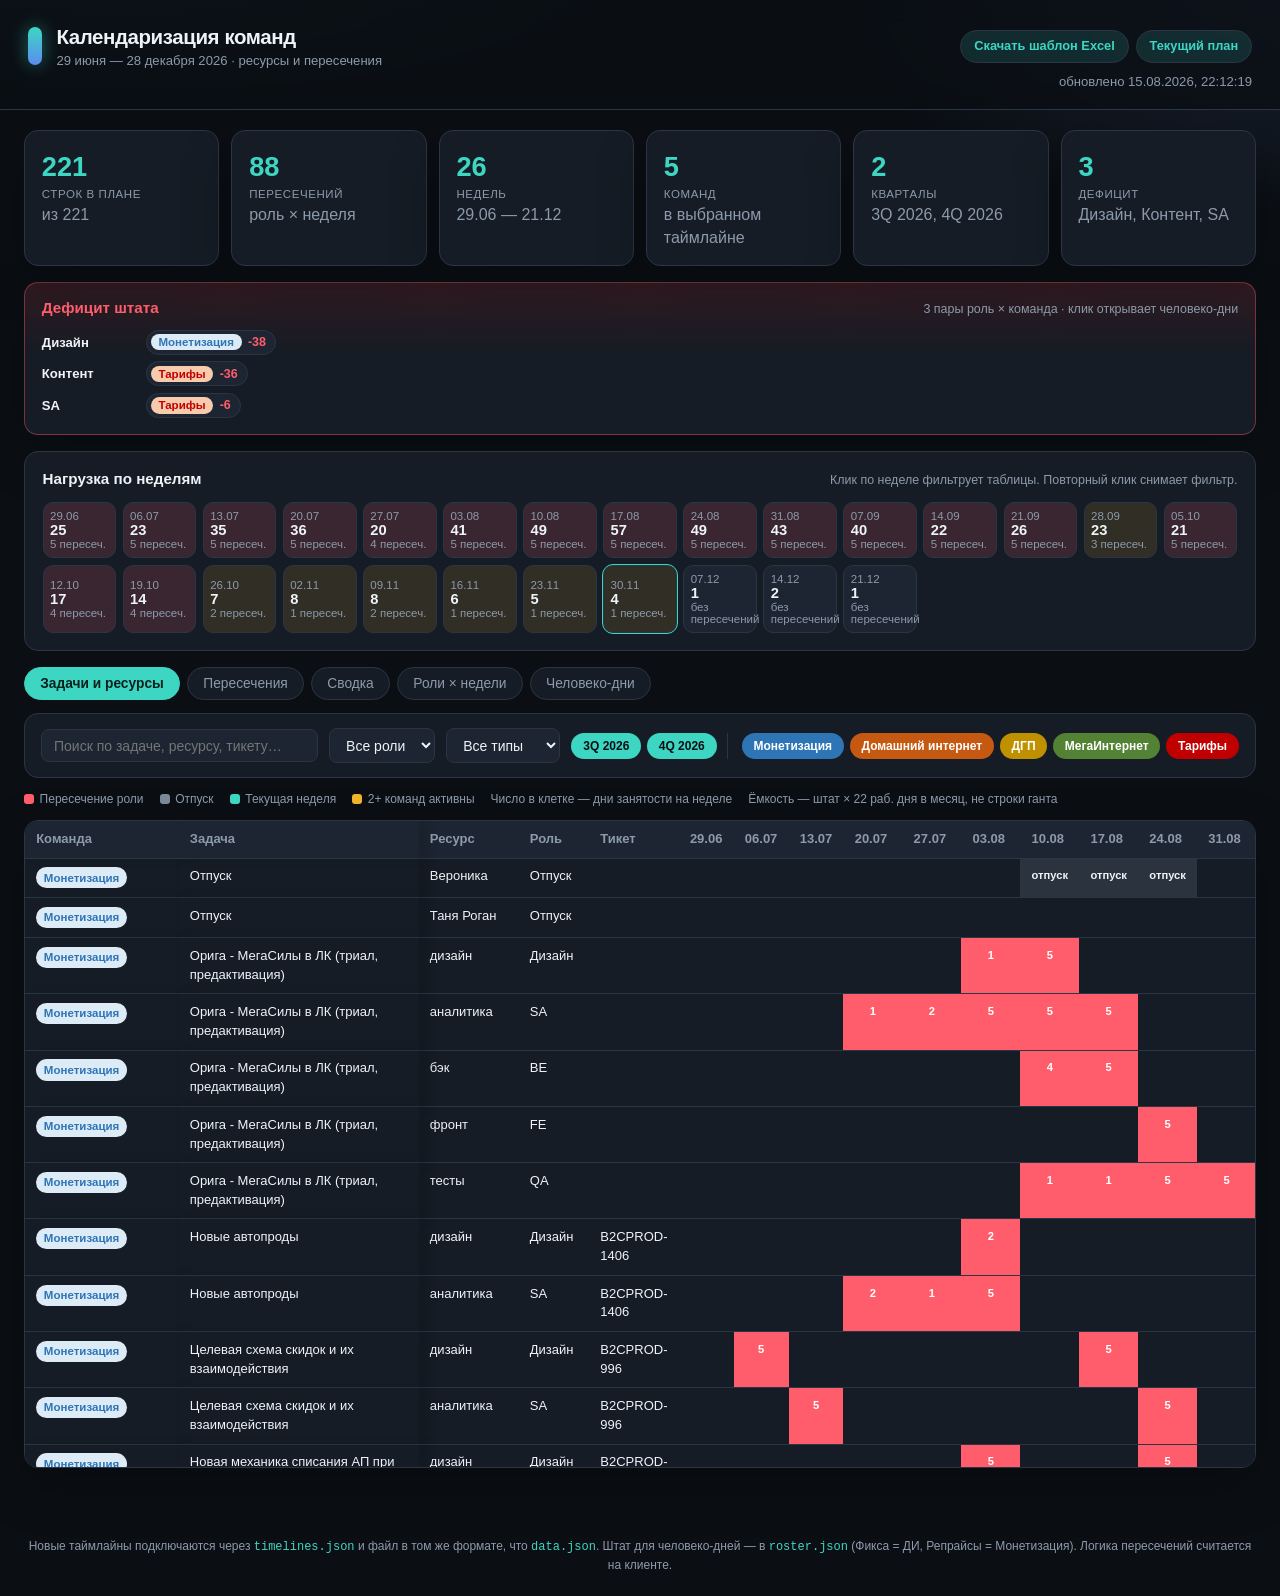
<file: index.html>
<!DOCTYPE html>
<html lang="ru">
<head>
  <meta charset="UTF-8">
  <meta name="viewport" content="width=device-width, initial-scale=1.0">
  <title>Календаризация команд</title>
  <link rel="stylesheet" href="styles.css">
</head>
<body>
  <div id="app">
    <header class="topbar">
      <div class="brand">
        <span class="brand-mark" aria-hidden="true"></span>
        <div>
          <h1>Календаризация команд</h1>
          <p id="subtitle">Ресурсы, роли и пересечения по неделям</p>
        </div>
      </div>
      <div class="topbar-right">
        <div class="timeline-switch" id="timelineSwitch" aria-label="Таймлайны"></div>
        <div class="template-downloads">
          <a class="download-link" href="templates/calendarization_template.xlsx" download="Календаризация_шаблон.xlsx">Скачать шаблон Excel</a>
          <a class="download-link" href="templates/calendarization_current_plan.xlsx" download="Календаризация_текущий_план.xlsx">Текущий план</a>
        </div>
        <div class="updated" id="generated"></div>
      </div>
    </header>

    <main class="layout">
      <section class="stats" id="stats"></section>
      <section class="deficit-banner" id="deficitBanner" aria-live="polite"></section>
      <section class="heatmap-card">
        <div class="heatmap-head">
          <h2>Нагрузка по неделям</h2>
          <p>Клик по неделе фильтрует таблицы. Повторный клик снимает фильтр.</p>
        </div>
        <div class="heatmap" id="heatmap"></div>
      </section>

      <nav class="tabs" id="tabs">
        <button class="tab active" data-tab="gantt">Задачи и ресурсы</button>
        <button class="tab" data-tab="conflicts">Пересечения</button>
        <button class="tab" data-tab="weekly">Сводка</button>
        <button class="tab" data-tab="roles">Роли × недели</button>
        <button class="tab" data-tab="capacity">Человеко-дни</button>
      </nav>

      <section class="toolbar" id="toolbar">
        <input type="search" id="search" placeholder="Поиск по задаче, ресурсу, тикету…">
        <select id="roleFilter"><option value="">Все роли</option></select>
        <select id="typeFilter"><option value="">Все типы</option></select>
        <div class="chip-group" id="quarterChips" aria-label="Кварталы"></div>
        <div class="chip-group" id="teamChips" aria-label="Команды"></div>
      </section>

      <div class="legend">
        <span><i class="dot conflict"></i> Пересечение роли</span>
        <span><i class="dot vacation"></i> Отпуск</span>
        <span><i class="dot current"></i> Текущая неделя</span>
        <span><i class="dot multi"></i> 2+ команд активны</span>
        <span>Число в клетке — дни занятости на неделе</span>
        <span>Ёмкость — штат × 22 раб. дня в месяц, не строки ганта</span>
      </div>

      <section class="panel active" id="panel-gantt">
        <div class="table-wrap"><table id="ganttTable"><thead></thead><tbody></tbody></table></div>
      </section>
      <section class="panel" id="panel-conflicts">
        <div class="table-wrap"><table id="conflictsTable"><thead></thead><tbody></tbody></table></div>
      </section>
      <section class="panel" id="panel-weekly">
        <div class="table-wrap"><table id="weeklyTable"><thead></thead><tbody></tbody></table></div>
      </section>
      <section class="panel" id="panel-roles">
        <div class="table-wrap"><table id="rolesTable"><thead></thead><tbody></tbody></table></div>
      </section>
      <section class="panel" id="panel-capacity">
        <div class="capacity-note" id="capacityNote"></div>
        <div class="table-wrap"><table id="capacityTable"><thead></thead><tbody></tbody></table></div>
      </section>
    </main>

    <footer>
      Новые таймлайны подключаются через <code>timelines.json</code> и файл в том же формате, что <code>data.json</code>.
      Штат для человеко-дней — в <code>roster.json</code> (Фикса = ДИ, Репрайсы = Монетизация).
      Логика пересечений считается на клиенте.
    </footer>
  </div>

  <div class="toast" id="toast" hidden></div>
  <script type="module" src="app.js"></script>
</body>
</html>
</file>
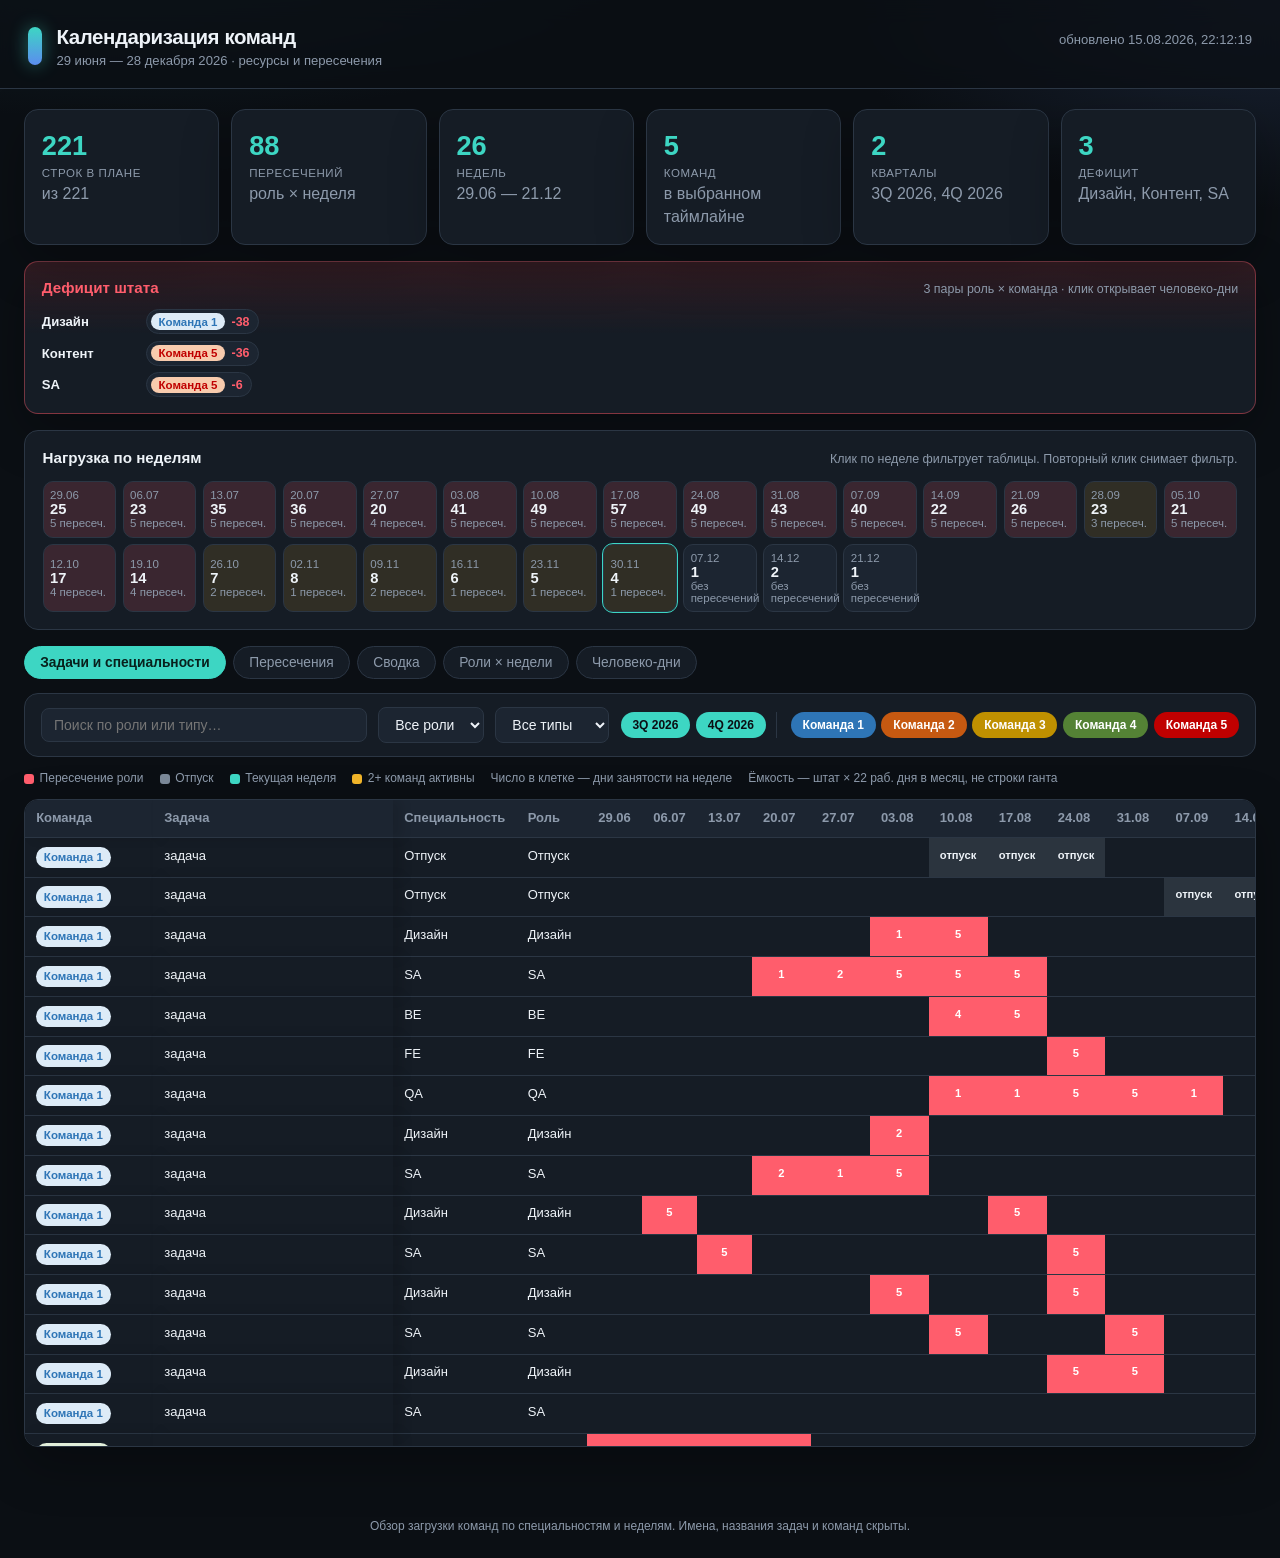
<file: share/index.html>
<!DOCTYPE html>
<html lang="ru" data-share="1">
<head>
  <meta charset="UTF-8">
  <meta name="viewport" content="width=device-width, initial-scale=1.0">
  <title>Календаризация команд</title>
  <link rel="stylesheet" href="../styles.css">
</head>
<body>
  <div id="app">
    <header class="topbar">
      <div class="brand">
        <span class="brand-mark" aria-hidden="true"></span>
        <div>
          <h1>Календаризация команд</h1>
          <p id="subtitle">Роли и пересечения по неделям</p>
        </div>
      </div>
      <div class="topbar-right">
        <div class="timeline-switch" id="timelineSwitch" aria-label="Таймлайны"></div>
        <div class="updated" id="generated"></div>
      </div>
    </header>

    <main class="layout">
      <section class="stats" id="stats"></section>
      <section class="deficit-banner" id="deficitBanner" aria-live="polite"></section>
      <section class="heatmap-card">
        <div class="heatmap-head">
          <h2>Нагрузка по неделям</h2>
          <p>Клик по неделе фильтрует таблицы. Повторный клик снимает фильтр.</p>
        </div>
        <div class="heatmap" id="heatmap"></div>
      </section>

      <nav class="tabs" id="tabs">
        <button class="tab active" data-tab="gantt">Задачи и специальности</button>
        <button class="tab" data-tab="conflicts">Пересечения</button>
        <button class="tab" data-tab="weekly">Сводка</button>
        <button class="tab" data-tab="roles">Роли × недели</button>
        <button class="tab" data-tab="capacity">Человеко-дни</button>
      </nav>

      <section class="toolbar" id="toolbar">
        <input type="search" id="search" placeholder="Поиск по роли или типу…">
        <select id="roleFilter"><option value="">Все роли</option></select>
        <select id="typeFilter"><option value="">Все типы</option></select>
        <div class="chip-group" id="quarterChips" aria-label="Кварталы"></div>
        <div class="chip-group" id="teamChips" aria-label="Команды"></div>
      </section>

      <div class="legend">
        <span><i class="dot conflict"></i> Пересечение роли</span>
        <span><i class="dot vacation"></i> Отпуск</span>
        <span><i class="dot current"></i> Текущая неделя</span>
        <span><i class="dot multi"></i> 2+ команд активны</span>
        <span>Число в клетке — дни занятости на неделе</span>
        <span>Ёмкость — штат × 22 раб. дня в месяц, не строки ганта</span>
      </div>

      <section class="panel active" id="panel-gantt">
        <div class="table-wrap"><table id="ganttTable"><thead></thead><tbody></tbody></table></div>
      </section>
      <section class="panel" id="panel-conflicts">
        <div class="table-wrap"><table id="conflictsTable"><thead></thead><tbody></tbody></table></div>
      </section>
      <section class="panel" id="panel-weekly">
        <div class="table-wrap"><table id="weeklyTable"><thead></thead><tbody></tbody></table></div>
      </section>
      <section class="panel" id="panel-roles">
        <div class="table-wrap"><table id="rolesTable"><thead></thead><tbody></tbody></table></div>
      </section>
      <section class="panel" id="panel-capacity">
        <div class="capacity-note" id="capacityNote"></div>
        <div class="table-wrap"><table id="capacityTable"><thead></thead><tbody></tbody></table></div>
      </section>
    </main>

    <footer>
      Обзор загрузки команд по специальностям и неделям. Имена, названия задач и команд скрыты.
    </footer>
  </div>

  <div class="toast" id="toast" hidden></div>
  <script type="module" src="../app.js"></script>
</body>
</html>
</file>
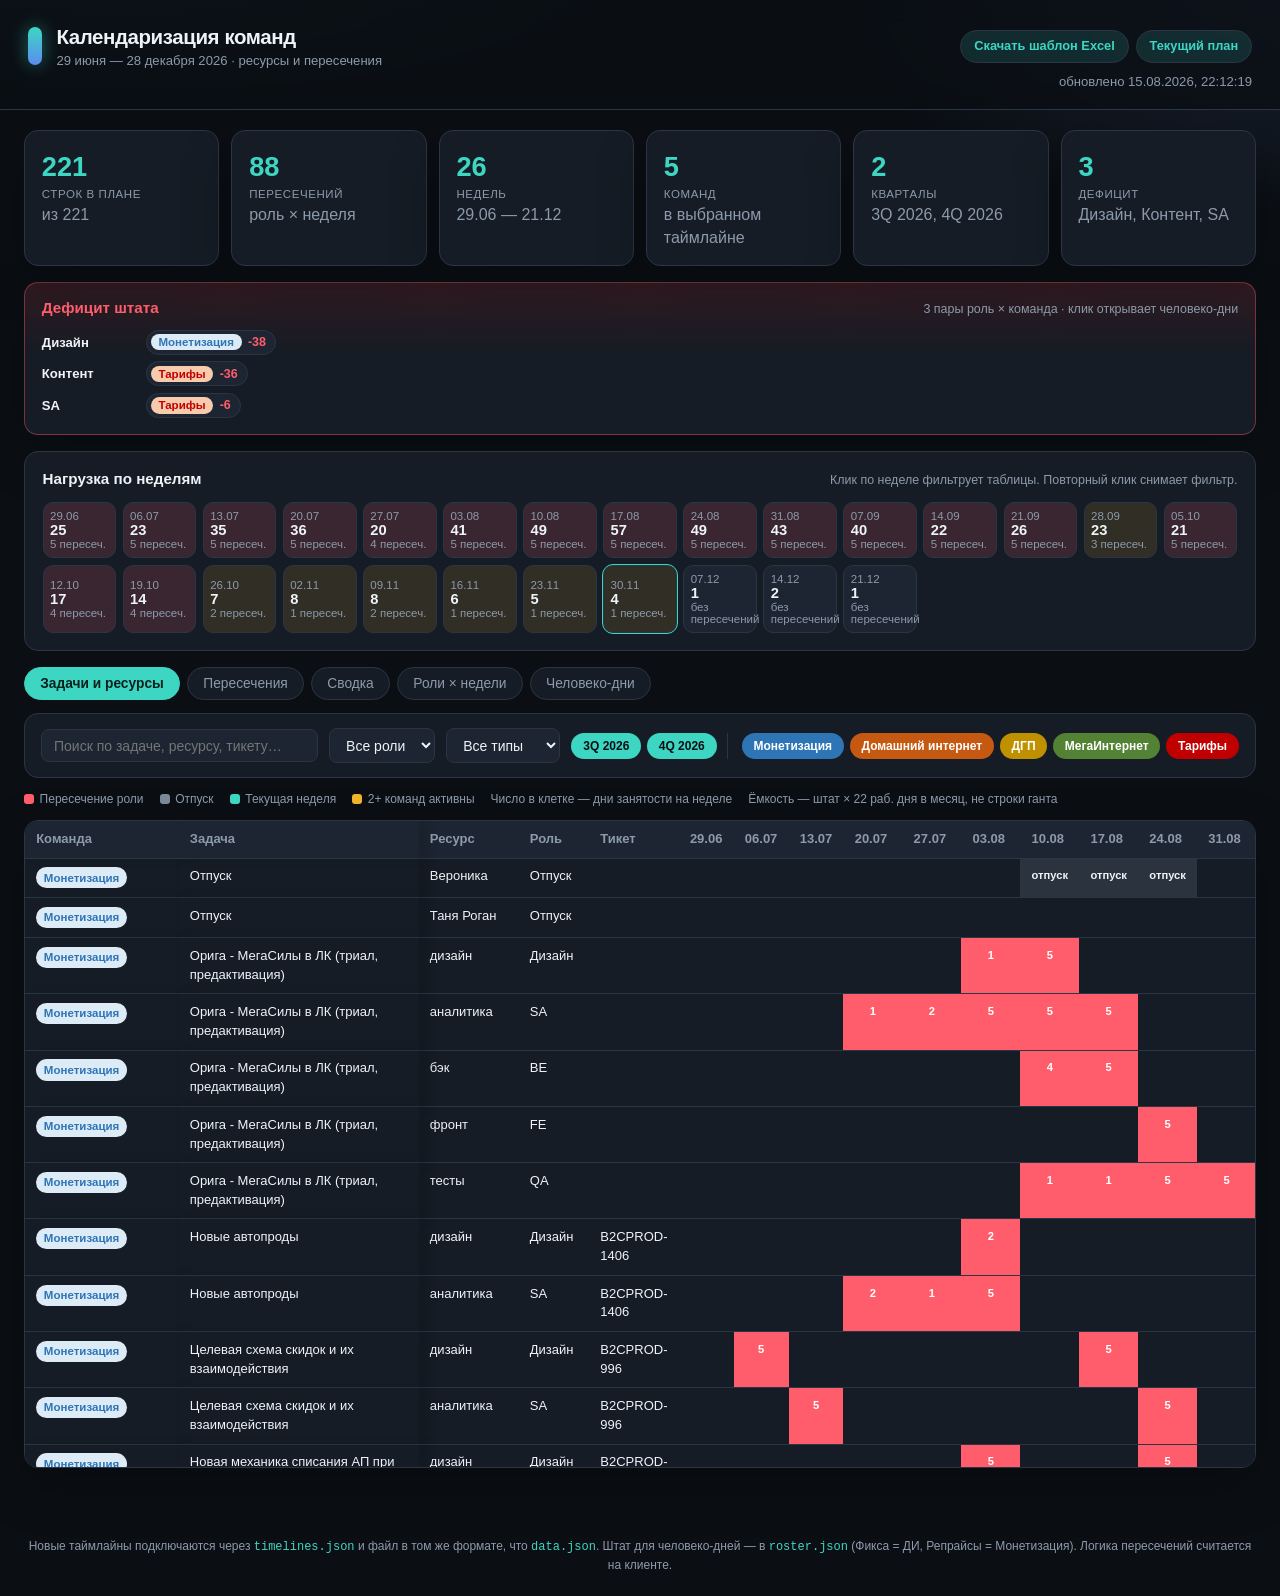
<file: index-standalone.html>
<!DOCTYPE html>
<html lang="ru">
<head>
  <meta charset="UTF-8">
  <meta name="viewport" content="width=device-width, initial-scale=1.0">
  <title>Календаризация команд</title>
  <style>
:root {
  --bg: #0b0f14;
  --bg-soft: #10161d;
  --surface: #151c25;
  --surface-2: #1c2531;
  --line: #2b3644;
  --text: #eef3f8;
  --muted: #8d9aab;
  --accent: #3dd6c3;
  --accent-dim: rgba(61, 214, 195, 0.14);
  --danger: #ff5d6c;
  --danger-bg: rgba(255, 93, 108, 0.16);
  --warn: #f0b429;
  --warn-bg: rgba(240, 180, 41, 0.12);
  --vacation: #7b8898;
  --vacation-bg: rgba(123, 136, 152, 0.22);
  --current: rgba(61, 214, 195, 0.18);
  --radius: 14px;
  --shadow: 0 18px 50px rgba(0, 0, 0, 0.28);
}

* { box-sizing: border-box; margin: 0; padding: 0; }

html, body {
  background: radial-gradient(1200px 500px at 10% -10%, #173038 0%, transparent 55%),
              radial-gradient(900px 420px at 100% 0%, #1a2436 0%, transparent 50%),
              var(--bg);
  color: var(--text);
  font-family: "Segoe UI", "IBM Plex Sans", "Helvetica Neue", Arial, sans-serif;
  min-height: 100vh;
  line-height: 1.45;
}

.topbar {
  display: flex;
  justify-content: space-between;
  gap: 1.5rem;
  align-items: flex-start;
  padding: 1.35rem 1.75rem 1.1rem;
  border-bottom: 1px solid var(--line);
  background: rgba(11, 15, 20, 0.78);
  backdrop-filter: blur(12px);
  position: sticky;
  top: 0;
  z-index: 20;
}

.brand { display: flex; gap: 0.9rem; align-items: center; }
.brand-mark {
  width: 14px;
  height: 38px;
  border-radius: 99px;
  background: linear-gradient(180deg, var(--accent), #5b8def);
  box-shadow: 0 0 18px rgba(61, 214, 195, 0.45);
}
.brand h1 { font-size: 1.28rem; font-weight: 720; letter-spacing: -0.02em; }
.brand p, .updated { color: var(--muted); font-size: 0.82rem; }

.template-downloads { display: flex; flex-wrap: wrap; gap: 0.45rem; justify-content: flex-end; }
.download-link {
  border: 1px solid var(--line);
  background: var(--accent-dim);
  color: var(--accent);
  border-radius: 999px;
  padding: 0.38rem 0.8rem;
  font-size: 0.8rem;
  font-weight: 650;
  text-decoration: none;
}
.download-link:hover { border-color: var(--accent); }

.topbar-right {
  display: flex;
  flex-direction: column;
  align-items: flex-end;
  gap: 0.55rem;
}

.timeline-switch { display: flex; flex-wrap: wrap; gap: 0.4rem; justify-content: flex-end; }
.timeline-btn {
  border: 1px solid var(--line);
  background: var(--surface);
  color: var(--muted);
  border-radius: 999px;
  padding: 0.4rem 0.8rem;
  cursor: pointer;
  font-size: 0.8rem;
}
.timeline-btn.active {
  background: var(--accent);
  color: #08211d;
  border-color: var(--accent);
  font-weight: 700;
}
.timeline-btn:hover { border-color: var(--accent); color: var(--text); }
.timeline-btn.active:hover { color: #08211d; }

.layout { max-width: 1480px; margin: 0 auto; padding: 1.25rem 1.5rem 3rem; }

.stats {
  display: grid;
  grid-template-columns: repeat(auto-fit, minmax(150px, 1fr));
  gap: 0.75rem;
  margin-bottom: 1rem;
}
.stat {
  background: var(--surface);
  border: 1px solid var(--line);
  border-radius: var(--radius);
  padding: 1rem 1.05rem;
  box-shadow: var(--shadow);
}
.stat .val { font-size: 1.7rem; font-weight: 750; color: var(--accent); }
.stat .lbl { font-size: 0.72rem; color: var(--muted); text-transform: uppercase; letter-spacing: 0.05em; }

.deficit-banner {
  background: var(--surface);
  border: 1px solid var(--line);
  border-radius: var(--radius);
  padding: 0.9rem 1.05rem 1rem;
  margin-bottom: 1rem;
  box-shadow: var(--shadow);
}
.deficit-banner.has-deficit {
  border-color: rgba(255, 93, 108, 0.4);
  background: linear-gradient(180deg, var(--danger-bg), var(--surface) 48%);
}
.deficit-head {
  display: flex;
  justify-content: space-between;
  gap: 1rem;
  align-items: baseline;
  margin-bottom: 0.65rem;
}
.deficit-head h2 { font-size: 0.95rem; }
.deficit-head p { color: var(--muted); font-size: 0.78rem; }
.deficit-banner.has-deficit .deficit-head h2 { color: var(--danger); }
.deficit-groups { display: flex; flex-direction: column; gap: 0.42rem; }
.deficit-role {
  display: flex;
  flex-wrap: wrap;
  gap: 0.35rem 0.75rem;
  align-items: center;
}
.deficit-role-name {
  min-width: 92px;
  font-weight: 700;
  font-size: 0.82rem;
}
.deficit-teams { display: flex; flex-wrap: wrap; gap: 0.35rem; }
.deficit-chip {
  display: inline-flex;
  align-items: center;
  gap: 0.4rem;
  border: 1px solid var(--line);
  background: var(--surface-2);
  color: var(--text);
  border-radius: 999px;
  padding: 0.2rem 0.55rem 0.2rem 0.25rem;
  cursor: pointer;
  font-size: 0.78rem;
}
.deficit-chip:hover { border-color: var(--danger); }

.heatmap-card, .toolbar, .table-wrap {
  background: var(--surface);
  border: 1px solid var(--line);
  border-radius: var(--radius);
}

.heatmap-card { padding: 1rem 1.1rem 1.05rem; margin-bottom: 1rem; }
.heatmap-head { display: flex; justify-content: space-between; gap: 1rem; align-items: baseline; margin-bottom: 0.75rem; }
.heatmap-head h2 { font-size: 0.95rem; }
.heatmap-head p { color: var(--muted); font-size: 0.78rem; }
.heatmap { display: grid; grid-template-columns: repeat(auto-fit, minmax(72px, 1fr)); gap: 0.4rem; }
.heat-cell {
  border: 1px solid var(--line);
  background: var(--surface-2);
  color: var(--text);
  border-radius: 10px;
  padding: 0.45rem 0.4rem;
  cursor: pointer;
  text-align: left;
}
.heat-cell .w { font-size: 0.72rem; color: var(--muted); }
.heat-cell .n { font-size: 0.92rem; font-weight: 700; }
.heat-cell:hover, .heat-cell.on { border-color: var(--accent); box-shadow: inset 0 0 0 1px var(--accent); }
.heat-cell.current { outline: 1px solid var(--accent); }
.heat-cell.hot { background: var(--danger-bg); }
.heat-cell.warm { background: var(--warn-bg); }

.tabs { display: flex; flex-wrap: wrap; gap: 0.45rem; margin-bottom: 0.85rem; }
.tab {
  background: var(--surface);
  border: 1px solid var(--line);
  color: var(--muted);
  padding: 0.5rem 0.95rem;
  border-radius: 999px;
  cursor: pointer;
  font-size: 0.86rem;
}
.tab:hover { color: var(--text); border-color: var(--accent); }
.tab.active { background: var(--accent); border-color: var(--accent); color: #08211d; font-weight: 700; }

.toolbar {
  display: flex;
  gap: 0.7rem;
  flex-wrap: wrap;
  align-items: center;
  margin-bottom: 0.8rem;
  padding: 0.85rem 1rem;
}
input[type="search"], select {
  background: var(--surface-2);
  border: 1px solid var(--line);
  color: var(--text);
  padding: 0.48rem 0.75rem;
  border-radius: 8px;
  font-size: 0.875rem;
}
input[type="search"] { min-width: 240px; flex: 1; }
.chip-group { display: flex; gap: 0.35rem; flex-wrap: wrap; }
#quarterChips:not([hidden]) {
  padding-right: 0.65rem;
  margin-right: 0.15rem;
  border-right: 1px solid var(--line);
}
.chip {
  padding: 0.32rem 0.68rem;
  border-radius: 999px;
  font-size: 0.75rem;
  cursor: pointer;
  border: 1px solid var(--line);
  background: var(--surface-2);
  color: var(--muted);
}
.chip.on { color: #fff; border-color: transparent; font-weight: 700; }
#quarterChips .chip.on { background: var(--accent); color: #0b0f14; }

.legend {
  display: flex;
  gap: 1rem;
  flex-wrap: wrap;
  font-size: 0.75rem;
  color: var(--muted);
  margin-bottom: 0.75rem;
}
.legend span { display: flex; align-items: center; gap: 0.35rem; }
.dot { width: 10px; height: 10px; border-radius: 3px; display: inline-block; }
.dot.conflict { background: var(--danger); }
.dot.vacation { background: var(--vacation); }
.dot.current { background: var(--accent); }
.dot.multi { background: var(--warn); }

.panel { display: none; }
.panel.active { display: block; }

.table-wrap {
  overflow: auto;
  max-height: 72vh;
  box-shadow: var(--shadow);
}
table { width: 100%; border-collapse: separate; border-spacing: 0; font-size: 0.8125rem; }
th, td {
  padding: 0.55rem 0.7rem;
  border-bottom: 1px solid var(--line);
  vertical-align: top;
  background: var(--surface);
}
th {
  position: sticky;
  top: 0;
  background: var(--surface-2);
  color: var(--muted);
  text-align: left;
  white-space: nowrap;
  cursor: pointer;
  user-select: none;
  z-index: 3;
}
th:hover { color: var(--text); }
tr:hover td { background: #1b2430; }
.sticky-col {
  position: sticky;
  z-index: 2;
  box-shadow: 8px 0 12px rgba(0,0,0,.12);
}
th.sticky-col { z-index: 4; }
.col-team { left: 0; min-width: 128px; }
.col-task { left: 128px; min-width: 240px; max-width: 320px; }

.team-badge {
  display: inline-block;
  padding: 0.14rem 0.48rem;
  border-radius: 999px;
  font-size: 0.72rem;
  font-weight: 700;
  white-space: nowrap;
}
.conflict-row td { background: var(--danger-bg) !important; }
.deficit-row td { background: var(--danger-bg); }
td.deficit, .deficit { color: var(--danger); font-weight: 700; }
td.surplus, .surplus { color: var(--accent); }
.capacity-note {
  color: var(--muted);
  font-size: 0.8rem;
  margin: 0 0 0.65rem;
}
.multi-row td { background: var(--warn-bg) !important; }
.week-cell { text-align: center; min-width: 52px; font-size: 0.7rem; font-weight: 700; }
.week-cell.filled { color: #fff; }
.week-cell.conflict { background: var(--danger) !important; color: #fff; }
.week-cell.vacation { background: var(--vacation-bg) !important; color: var(--text); font-weight: 600; }
.week-col.current { box-shadow: inset 0 -3px 0 var(--accent); }
td.current-week, th.current-week { background-image: linear-gradient(var(--current), var(--current)); }
.task-cell { max-width: 320px; }
.muted { color: var(--muted); }
.empty { text-align: center; padding: 3rem 1rem; color: var(--muted); }
.conflict-tasks { font-size: 0.75rem; color: var(--muted); margin-top: 0.25rem; }
.role-cell { text-align: center; font-weight: 700; min-width: 52px; }
.role-cell.one { background: var(--accent-dim); }
.role-cell.conflict { background: var(--danger); color: #fff; }

footer {
  text-align: center;
  padding: 1.4rem;
  color: var(--muted);
  font-size: 0.75rem;
}
footer code { color: var(--accent); }

.toast {
  position: fixed;
  right: 1rem;
  bottom: 1rem;
  background: var(--surface-2);
  border: 1px solid var(--line);
  color: var(--text);
  padding: 0.8rem 1rem;
  border-radius: 12px;
  max-width: 360px;
  box-shadow: var(--shadow);
}

.error-box { padding: 3rem 1.5rem; text-align: center; color: var(--muted); }
.error-box h2 { color: var(--text); margin-bottom: 0.75rem; }

@media (max-width: 860px) {
  .topbar { flex-direction: column; }
  .topbar-right { align-items: flex-start; }
  input[type="search"] { min-width: 100%; }
  .col-team, .col-task { position: static; box-shadow: none; }
}

</style>
</head>
<body>
  <div id="app">
    <header class="topbar">
      <div class="brand">
        <span class="brand-mark" aria-hidden="true"></span>
        <div>
          <h1>Календаризация команд</h1>
          <p id="subtitle">Ресурсы, роли и пересечения по неделям</p>
        </div>
      </div>
      <div class="topbar-right">
        <div class="timeline-switch" id="timelineSwitch" aria-label="Таймлайны"></div>
        <div class="template-downloads">
          <a class="download-link" href="templates/calendarization_template.xlsx" download="Календаризация_шаблон.xlsx">Скачать шаблон Excel</a>
          <a class="download-link" href="templates/calendarization_current_plan.xlsx" download="Календаризация_текущий_план.xlsx">Текущий план</a>
        </div>
        <div class="updated" id="generated"></div>
      </div>
    </header>

    <main class="layout">
      <section class="stats" id="stats"></section>
      <section class="deficit-banner" id="deficitBanner" aria-live="polite"></section>
      <section class="heatmap-card">
        <div class="heatmap-head">
          <h2>Нагрузка по неделям</h2>
          <p>Клик по неделе фильтрует таблицы. Повторный клик снимает фильтр.</p>
        </div>
        <div class="heatmap" id="heatmap"></div>
      </section>

      <nav class="tabs" id="tabs">
        <button class="tab active" data-tab="gantt">Задачи и ресурсы</button>
        <button class="tab" data-tab="conflicts">Пересечения</button>
        <button class="tab" data-tab="weekly">Сводка</button>
        <button class="tab" data-tab="roles">Роли × недели</button>
        <button class="tab" data-tab="capacity">Человеко-дни</button>
      </nav>

      <section class="toolbar" id="toolbar">
        <input type="search" id="search" placeholder="Поиск по задаче, ресурсу, тикету…">
        <select id="roleFilter"><option value="">Все роли</option></select>
        <select id="typeFilter"><option value="">Все типы</option></select>
        <div class="chip-group" id="quarterChips" aria-label="Кварталы"></div>
        <div class="chip-group" id="teamChips" aria-label="Команды"></div>
      </section>

      <div class="legend">
        <span><i class="dot conflict"></i> Пересечение роли</span>
        <span><i class="dot vacation"></i> Отпуск</span>
        <span><i class="dot current"></i> Текущая неделя</span>
        <span><i class="dot multi"></i> 2+ команд активны</span>
        <span>Число в клетке — дни занятости на неделе</span>
        <span>Ёмкость — штат × 22 раб. дня в месяц, не строки ганта</span>
      </div>

      <section class="panel active" id="panel-gantt">
        <div class="table-wrap"><table id="ganttTable"><thead></thead><tbody></tbody></table></div>
      </section>
      <section class="panel" id="panel-conflicts">
        <div class="table-wrap"><table id="conflictsTable"><thead></thead><tbody></tbody></table></div>
      </section>
      <section class="panel" id="panel-weekly">
        <div class="table-wrap"><table id="weeklyTable"><thead></thead><tbody></tbody></table></div>
      </section>
      <section class="panel" id="panel-roles">
        <div class="table-wrap"><table id="rolesTable"><thead></thead><tbody></tbody></table></div>
      </section>
      <section class="panel" id="panel-capacity">
        <div class="capacity-note" id="capacityNote"></div>
        <div class="table-wrap"><table id="capacityTable"><thead></thead><tbody></tbody></table></div>
      </section>
    </main>

    <footer>
      Новые таймлайны подключаются через <code>timelines.json</code> и файл в том же формате, что <code>data.json</code>.
      Штат для человеко-дней — в <code>roster.json</code> (Фикса = ДИ, Репрайсы = Монетизация).
      Логика пересечений считается на клиенте.
    </footer>
  </div>

  <div class="toast" id="toast" hidden></div>
  <script type="module">
window.EMBEDDED_FILES = {"timelines.json": {"default": "h2-2026", "timelines": [{"id": "h2-2026", "title": "3–4Q 2026", "period": "29 июня — 28 декабря 2026", "file": "data-h2-2026.json"}]}, "roster.json": {"notes": "Штат из оргструктуры, не из строк ганта. Фикса = Домашний интернет (ДИ). Репрайсы = Монетизация. Совмещённые люди считаются один раз: FTE по выбранным командам, максимум 1 на человека. Контент в штате нет — спрос из плана идёт как дефицит.", "aliases": {"Фикса": "ДИ", "Репрайсы": "Монетизация", "Домашний интернет": "ДИ"}, "people": [{"id": "design-anton", "name": "Антон", "role": "Дизайн", "allocations": [{"team": "Тарифы", "fte": 1}]}, {"id": "design-egor", "name": "Егор", "role": "Дизайн", "allocations": [{"team": "ДИ", "fte": 1}]}, {"id": "design-nastya", "name": "Настя", "role": "Дизайн", "allocations": [{"team": "ДГП", "fte": 1}]}, {"id": "design-lera", "name": "Лера", "role": "Дизайн", "allocations": [{"team": "МегаИнтернет", "fte": 1}]}, {"id": "design-stas", "name": "Стас", "role": "Дизайн", "lead": true, "note": "Дизайн-лид, временно на задачах МегаИнтернета", "allocations": [{"team": "МегаИнтернет", "fte": 1}]}, {"id": "17002634", "name": "Папенко Руслан Юрьевич", "role": "SA", "allocations": [{"team": "Тарифы", "fte": 1}]}, {"id": "17002271", "name": "Косенко Данил", "role": "FE", "allocations": [{"team": "Тарифы", "fte": 1}]}, {"id": "17001567", "name": "Успенский Павел Алексеевич", "role": "BE", "allocations": [{"team": "Тарифы", "fte": 1}]}, {"id": "17000947", "name": "Шлотгауэр Иван Александрович", "role": "QA", "lead": true, "allocations": [{"team": "Тарифы", "fte": 1}]}, {"id": "po-zhogina", "name": "Жогина Екатерина", "role": "PO", "allocations": [{"team": "Тарифы", "fte": 1}]}, {"id": "17002186", "name": "Роган Татьяна Михайловна", "role": "SA", "allocations": [{"team": "Монетизация", "fte": 1}]}, {"id": "17001785", "name": "Савлук Богдан Тарасович", "role": "FE", "lead": true, "allocations": [{"team": "Монетизация", "fte": 1}]}, {"id": "17001591", "name": "Судариков Алексей Александрович", "role": "BE", "lead": true, "allocations": [{"team": "Монетизация", "fte": 0.5}, {"team": "ДИ", "fte": 0.5}]}, {"id": "17000810", "name": "Колотыгин Никита Андреевич", "role": "QA", "allocations": [{"team": "Монетизация", "fte": 1}]}, {"id": "17002285", "name": "Мерзликин Антон Евгеньевич", "role": "SA", "allocations": [{"team": "ДИ", "fte": 1}]}, {"id": "17002477", "name": "Фомин Антон Артурович", "role": "FE", "allocations": [{"team": "ДИ", "fte": 1}]}, {"id": "17000142", "name": "Комаров Илья Алексеевич", "role": "QA", "allocations": [{"team": "ДИ", "fte": 1}]}, {"id": "17001739", "name": "Гоголюк Георгий Анатольевич", "role": "SA", "allocations": [{"team": "ДГП", "fte": 1}]}, {"id": "17001713", "name": "Титов Иван Андреевич", "role": "FE", "allocations": [{"team": "ДГП", "fte": 1}]}, {"id": "17002152", "name": "Полубояринов Владимир Юрьевич", "role": "BE", "allocations": [{"team": "ДГП", "fte": 1}]}, {"id": "17001584", "name": "Кувшинов Михаил Михайлович", "role": "QA", "allocations": [{"team": "ДГП", "fte": 1}]}, {"id": "17002657", "name": "Крюков Андрей Сергеевич", "role": "SA", "allocations": [{"team": "ДГП", "fte": 1}]}, {"id": "17001747", "name": "Ворфоломеев Кирилл Сергеевич", "role": "FE", "allocations": [{"team": "ДГП", "fte": 1}]}, {"id": "17002074", "name": "Фёдорова Ольга Игоревна", "role": "BE", "allocations": [{"team": "ДГП", "fte": 0.5}, {"team": "МегаИнтернет", "fte": 0.5}]}, {"id": "17000052", "name": "Бодров Михаил Михайлович", "role": "QA", "allocations": [{"team": "ДГП", "fte": 1}]}, {"id": "17002468", "name": "Аксенов Владимир Сергеевич", "role": "SA", "allocations": [{"team": "МегаИнтернет", "fte": 1}]}, {"id": "17002329", "name": "Викулин Виталий Сергеевич", "role": "FE", "allocations": [{"team": "МегаИнтернет", "fte": 1}]}, {"id": "17000859", "name": "Дмитриева Мария Александровна", "role": "QA", "allocations": [{"team": "МегаИнтернет", "fte": 1}]}]}, "data-h2-2026.json": {"generated": "2026-08-15T22:12:19", "title": "3–4Q 2026", "teams": {"Монетизация": {"full": "Монетизация", "color": "#2E75B6", "bg": "#DDEBF7"}, "ДИ": {"full": "Домашний интернет", "color": "#C65911", "bg": "#FCE4D6"}, "ДГП": {"full": "ДГП", "color": "#BF9000", "bg": "#FFF2CC"}, "МегаИнтернет": {"full": "МегаИнтернет", "color": "#548235", "bg": "#E2EFDA"}, "Тарифы": {"full": "Тарифы", "color": "#C00000", "bg": "#F8CBAD"}}, "weeks": [{"iso": "2026-06-29", "label": "29.06"}, {"iso": "2026-07-06", "label": "06.07"}, {"iso": "2026-07-13", "label": "13.07"}, {"iso": "2026-07-20", "label": "20.07"}, {"iso": "2026-07-27", "label": "27.07"}, {"iso": "2026-08-03", "label": "03.08"}, {"iso": "2026-08-10", "label": "10.08"}, {"iso": "2026-08-17", "label": "17.08"}, {"iso": "2026-08-24", "label": "24.08"}, {"iso": "2026-08-31", "label": "31.08"}, {"iso": "2026-09-07", "label": "07.09"}, {"iso": "2026-09-14", "label": "14.09"}, {"iso": "2026-09-21", "label": "21.09"}, {"iso": "2026-09-28", "label": "28.09"}, {"iso": "2026-10-05", "label": "05.10"}, {"iso": "2026-10-12", "label": "12.10"}, {"iso": "2026-10-19", "label": "19.10"}, {"iso": "2026-10-26", "label": "26.10"}, {"iso": "2026-11-02", "label": "02.11"}, {"iso": "2026-11-09", "label": "09.11"}, {"iso": "2026-11-16", "label": "16.11"}, {"iso": "2026-11-23", "label": "23.11"}, {"iso": "2026-11-30", "label": "30.11"}, {"iso": "2026-12-07", "label": "07.12"}, {"iso": "2026-12-14", "label": "14.12"}, {"iso": "2026-12-21", "label": "21.12"}], "entries": [{"team": "Монетизация", "task": "Отпуск", "resource": "Вероника", "role": "Отпуск", "ticket": "", "type": "", "weeks": {"2026-08-10": "отпуск", "2026-08-17": "отпуск", "2026-08-24": "отпуск", "2026-10-12": "отпуск"}}, {"team": "Монетизация", "task": "Отпуск", "resource": "Таня Роган", "role": "Отпуск", "ticket": "", "type": "", "weeks": {"2026-09-07": "отпуск", "2026-09-14": "отпуск", "2026-11-02": "отпуск"}}, {"team": "Монетизация", "task": "Орига - МегаСилы в ЛК (триал, предактивация)", "resource": "дизайн", "role": "Дизайн", "ticket": "", "type": "деливери", "weeks": {"2026-08-03": "1", "2026-08-10": "5"}}, {"team": "Монетизация", "task": "Орига - МегаСилы в ЛК (триал, предактивация)", "resource": "аналитика", "role": "SA", "ticket": "", "type": "деливери", "weeks": {"2026-07-20": "1", "2026-07-27": "2", "2026-08-03": "5", "2026-08-10": "5", "2026-08-17": "5"}}, {"team": "Монетизация", "task": "Орига - МегаСилы в ЛК (триал, предактивация)", "resource": "бэк", "role": "BE", "ticket": "", "type": "деливери", "weeks": {"2026-08-10": "4", "2026-08-17": "5"}}, {"team": "Монетизация", "task": "Орига - МегаСилы в ЛК (триал, предактивация)", "resource": "фронт", "role": "FE", "ticket": "", "type": "деливери", "weeks": {"2026-08-24": "5"}}, {"team": "Монетизация", "task": "Орига - МегаСилы в ЛК (триал, предактивация)", "resource": "тесты", "role": "QA", "ticket": "", "type": "деливери", "weeks": {"2026-08-10": "1", "2026-08-17": "1", "2026-08-24": "5", "2026-08-31": "5", "2026-09-07": "1"}}, {"team": "Монетизация", "task": "Новые автопроды", "resource": "дизайн", "role": "Дизайн", "ticket": "B2CPROD-1406", "type": "дискавери", "weeks": {"2026-08-03": "2"}}, {"team": "Монетизация", "task": "Новые автопроды", "resource": "аналитика", "role": "SA", "ticket": "B2CPROD-1406", "type": "дискавери", "weeks": {"2026-07-20": "2", "2026-07-27": "1", "2026-08-03": "5"}}, {"team": "Монетизация", "task": "Целевая схема скидок и их взаимодействия", "resource": "дизайн", "role": "Дизайн", "ticket": "B2CPROD-996", "type": "дискавери", "weeks": {"2026-07-06": "5", "2026-08-17": "5"}}, {"team": "Монетизация", "task": "Целевая схема скидок и их взаимодействия", "resource": "аналитика", "role": "SA", "ticket": "B2CPROD-996", "type": "дискавери", "weeks": {"2026-07-13": "5", "2026-08-24": "5"}}, {"team": "Монетизация", "task": "Новая механика списания АП при смене тарифа", "resource": "дизайн", "role": "Дизайн", "ticket": "B2CPROD-1409", "type": "дискавери", "weeks": {"2026-08-03": "5", "2026-08-24": "5"}}, {"team": "Монетизация", "task": "Новая механика списания АП при смене тарифа", "resource": "аналитика", "role": "SA", "ticket": "B2CPROD-1409", "type": "дискавери", "weeks": {"2026-08-10": "5", "2026-08-31": "5"}}, {"team": "Монетизация", "task": "Склеивание АП при подкл-и услуг", "resource": "дизайн", "role": "Дизайн", "ticket": "B2CPROD-1500", "type": "дискавери", "weeks": {"2026-08-24": "5", "2026-08-31": "5"}}, {"team": "Монетизация", "task": "Склеивание АП при подкл-и услуг", "resource": "аналитика", "role": "SA", "ticket": "B2CPROD-1500", "type": "дискавери", "weeks": {"2026-09-21": "5"}}, {"team": "МегаИнтернет", "task": "5G турбо", "resource": "Настя (диз)", "role": "Дизайн", "ticket": "", "type": "", "weeks": {"2026-06-29": "2", "2026-07-06": "5", "2026-07-13": "3", "2026-07-20": "5"}}, {"team": "МегаИнтернет", "task": "5G турбо", "resource": "Володя (SA)", "role": "SA", "ticket": "", "type": "", "weeks": {"2026-06-29": "1", "2026-07-06": "3", "2026-07-13": "5", "2026-07-20": "5", "2026-07-27": "5"}}, {"team": "МегаИнтернет", "task": "5G турбо", "resource": "ВЕ", "role": "BE", "ticket": "", "type": "", "weeks": {"2026-07-27": "5", "2026-08-03": "5"}}, {"team": "МегаИнтернет", "task": "5G турбо", "resource": "FE", "role": "FE", "ticket": "", "type": "", "weeks": {"2026-08-03": "5", "2026-08-10": "5"}}, {"team": "МегаИнтернет", "task": "5G турбо", "resource": "Маша (QA)", "role": "QA", "ticket": "", "type": "", "weeks": {"2026-08-03": "5", "2026-08-10": "5", "2026-08-17": "3"}}, {"team": "МегаИнтернет", "task": "Витрина Мега5G - что сможем", "resource": "Стас (диз)", "role": "Дизайн", "ticket": "", "type": "", "weeks": {"2026-08-03": "5", "2026-08-10": "5", "2026-08-17": "3", "2026-09-07": "отпуск", "2026-09-21": "1"}}, {"team": "МегаИнтернет", "task": "Витрина Мега5G - что сможем", "resource": "Володя (SA) нужен еще один", "role": "SA", "ticket": "", "type": "", "weeks": {"2026-08-10": "1", "2026-08-17": "4", "2026-08-24": "отпуск"}}, {"team": "МегаИнтернет", "task": "Витрина Мега5G - что сможем", "resource": "в помощь Володе", "role": "SA", "ticket": "", "type": "", "weeks": {"2026-08-17": "5", "2026-08-24": "5", "2026-08-31": "5"}}, {"team": "МегаИнтернет", "task": "Витрина Мега5G - что сможем", "resource": "ВЕ", "role": "BE", "ticket": "", "type": "", "weeks": {"2026-08-24": "5", "2026-08-31": "5", "2026-09-07": "3"}}, {"team": "МегаИнтернет", "task": "Витрина Мега5G - что сможем", "resource": "FE", "role": "FE", "ticket": "", "type": "", "weeks": {"2026-08-31": "5", "2026-09-07": "5"}}, {"team": "МегаИнтернет", "task": "Витрина Мега5G - что сможем", "resource": "2х QA", "role": "QA", "ticket": "", "type": "", "weeks": {"2026-09-07": "5", "2026-09-14": "5"}}, {"team": "МегаИнтернет", "task": "Витрина Мега5G - целевая версия", "resource": "Стас (диз)", "role": "Дизайн", "ticket": "", "type": "", "weeks": {"2026-08-03": "5", "2026-08-10": "5", "2026-08-17": "5", "2026-09-07": "отпуск"}}, {"team": "МегаИнтернет", "task": "Витрина Мега5G - целевая версия", "resource": "Володя (SA)", "role": "SA", "ticket": "", "type": "", "weeks": {"2026-08-17": "5", "2026-08-24": "5", "2026-08-31": "5", "2026-09-07": "5", "2026-09-14": "5", "2026-09-21": "5", "2026-10-05": "5"}}, {"team": "МегаИнтернет", "task": "Витрина Мега5G - целевая версия", "resource": "ВЕ", "role": "BE", "ticket": "", "type": "", "weeks": {"2026-08-24": "5", "2026-10-05": "5", "2026-10-12": "5"}}, {"team": "МегаИнтернет", "task": "Витрина Мега5G - целевая версия", "resource": "FE", "role": "FE", "ticket": "", "type": "", "weeks": {"2026-10-05": "5", "2026-10-12": "5", "2026-10-19": "5", "2026-10-26": "3"}}, {"team": "МегаИнтернет", "task": "Витрина Мега5G - целевая версия", "resource": "QA", "role": "QA", "ticket": "", "type": "", "weeks": {"2026-10-12": "5", "2026-10-19": "5", "2026-10-26": "5"}}, {"team": "МегаИнтернет", "task": "Лендинг витрины 5G", "resource": "диз", "role": "Дизайн", "ticket": "", "type": "", "weeks": {"2026-08-17": "5", "2026-09-07": "отпуск"}}, {"team": "МегаИнтернет", "task": "Лендинг витрины 5G", "resource": "SA", "role": "SA", "ticket": "", "type": "", "weeks": {"2026-08-24": "3"}}, {"team": "МегаИнтернет", "task": "Лендинг витрины 5G", "resource": "FE", "role": "FE", "ticket": "", "type": "", "weeks": {"2026-08-31": "4"}}, {"team": "МегаИнтернет", "task": "Лендинг витрины 5G", "resource": "QA", "role": "QA", "ticket": "", "type": "", "weeks": {"2026-09-07": "3"}}, {"team": "МегаИнтернет", "task": "5G кино", "resource": "Лера (диз)", "role": "Дизайн", "ticket": "", "type": "", "weeks": {"2026-08-03": "2", "2026-08-10": "5"}}, {"team": "МегаИнтернет", "task": "5G кино", "resource": "Володя (SA)", "role": "SA", "ticket": "", "type": "", "weeks": {"2026-08-10": "4", "2026-08-17": "1", "2026-08-24": "отпуск"}}, {"team": "МегаИнтернет", "task": "5G кино", "resource": "ВЕ", "role": "BE", "ticket": "", "type": "", "weeks": {"2026-08-10": "1", "2026-08-17": "2"}}, {"team": "МегаИнтернет", "task": "5G кино", "resource": "FE", "role": "FE", "ticket": "", "type": "", "weeks": {"2026-08-17": "5"}}, {"team": "МегаИнтернет", "task": "5G кино", "resource": "QA", "role": "QA", "ticket": "", "type": "", "weeks": {"2026-08-17": "отпуск", "2026-08-24": "отпуск", "2026-08-31": "5", "2026-09-07": "1"}}, {"team": "МегаИнтернет", "task": "Целевая схема возврата", "resource": "Настя (диз)", "role": "Дизайн", "ticket": "", "type": "", "weeks": {"2026-08-31": "5", "2026-09-07": "5", "2026-09-14": "5", "2026-09-21": "5"}}, {"team": "МегаИнтернет", "task": "Целевая схема возврата", "resource": "Володя (SA)", "role": "SA", "ticket": "", "type": "", "weeks": {"2026-09-14": "5", "2026-09-21": "5", "2026-08-24": "5", "2026-10-05": "5"}}, {"team": "МегаИнтернет", "task": "Коммерческий запуск сетей 5G", "resource": "Настя (диз)", "role": "Дизайн", "ticket": "", "type": "", "weeks": {"2026-08-24": "1"}}, {"team": "МегаИнтернет", "task": "Коммерческий запуск сетей 5G", "resource": "Володя (SA)", "role": "SA", "ticket": "", "type": "", "weeks": {"2026-08-24": "1"}}, {"team": "МегаИнтернет", "task": "Коммерческий запуск сетей 5G", "resource": "ВЕ", "role": "BE", "ticket": "", "type": "", "weeks": {"2026-08-24": "1"}}, {"team": "МегаИнтернет", "task": "Коммерческий запуск сетей 5G", "resource": "FE", "role": "FE", "ticket": "", "type": "", "weeks": {"2026-08-24": "1"}}, {"team": "МегаИнтернет", "task": "Коммерческий запуск сетей 5G", "resource": "QA", "role": "QA", "ticket": "", "type": "", "weeks": {"2026-08-31": "2"}}, {"team": "МегаИнтернет", "task": "Страховка как отдельный продукт", "resource": "Настя (диз)", "role": "Дизайн", "ticket": "", "type": "", "weeks": {"2026-08-24": "5", "2026-10-05": "5", "2026-10-12": "5"}}, {"team": "МегаИнтернет", "task": "Страховка как отдельный продукт", "resource": "Володя (SA)", "role": "SA", "ticket": "", "type": "", "weeks": {"2026-10-12": "5", "2026-10-19": "5", "2026-10-26": "5"}}, {"team": "ДИ", "task": "Пересборка линейки FMC", "resource": "DUX", "role": "Дизайн", "ticket": "B2CPROD-1055", "type": "", "weeks": {"2026-06-29": "5", "2026-07-06": "5", "2026-07-13": "5", "2026-07-27": "2", "2026-08-03": "5", "2026-08-10": "5"}}, {"team": "ДИ", "task": "Пересборка линейки FMC", "resource": "SA", "role": "SA", "ticket": "B2CPROD-1055", "type": "", "weeks": {"2026-08-17": "5", "2026-08-24": "5", "2026-07-20": "3"}}, {"team": "ДИ", "task": "Пересборка линейки FMC", "resource": "BE", "role": "BE", "ticket": "B2CPROD-1055", "type": "", "weeks": {"2026-08-24": "5", "2026-08-31": "5", "2026-09-07": "5"}}, {"team": "ДИ", "task": "Пересборка линейки FMC", "resource": "FE", "role": "FE", "ticket": "B2CPROD-1055", "type": "", "weeks": {"2026-08-31": "5", "2026-09-07": "5", "2026-09-14": "5"}}, {"team": "ДИ", "task": "Пересборка линейки FMC", "resource": "QA", "role": "QA", "ticket": "B2CPROD-1055", "type": "", "weeks": {"2026-08-31": "5", "2026-09-07": "5", "2026-09-14": "5", "2026-09-21": "5", "2026-09-28": "1"}}, {"team": "ДИ", "task": "ЛК. Определить наполнение раздела и точку входа для действующих абонентов с ДИ", "resource": "BE", "role": "BE", "ticket": "B2CPROD-579", "type": "", "weeks": {"2026-06-29": "5", "2026-07-06": "5", "2026-07-13": "5", "2026-07-20": "5", "2026-07-27": "5"}}, {"team": "ДИ", "task": "ЛК. Определить наполнение раздела и точку входа для действующих абонентов с ДИ", "resource": "FE", "role": "FE", "ticket": "B2CPROD-579", "type": "", "weeks": {"2026-06-29": "5", "2026-07-06": "5", "2026-07-13": "5", "2026-07-20": "5"}}, {"team": "ДИ", "task": "ЛК. Определить наполнение раздела и точку входа для действующих абонентов с ДИ", "resource": "QA", "role": "QA", "ticket": "B2CPROD-579", "type": "", "weeks": {"2026-06-29": "5", "2026-07-06": "5", "2026-07-13": "5", "2026-07-27": "5", "2026-08-03": "5", "2026-08-10": "5", "2026-08-17": "5", "2026-08-24": "3"}}, {"team": "ДИ", "task": "ЛК. Определить наполнение раздела и точку входа для действующих абонентов с ДИ", "resource": "отпуск QA", "role": "QA", "ticket": "B2CPROD-579", "type": "", "weeks": {"2026-07-20": "отпуск"}}, {"team": "ДИ", "task": "Редактирование заявки", "resource": "DUX", "role": "Дизайн", "ticket": "B2CPROD-579", "type": "", "weeks": {"2026-07-20": "5"}}, {"team": "ДИ", "task": "Редактирование заявки", "resource": "SA", "role": "SA", "ticket": "B2CPROD-579", "type": "", "weeks": {"2026-07-27": "3"}}, {"team": "ДИ", "task": "Редактирование заявки", "resource": "BE", "role": "BE", "ticket": "B2CPROD-579", "type": "", "weeks": {"2026-08-03": "5", "2026-08-10": "5"}}, {"team": "ДИ", "task": "Редактирование заявки", "resource": "FE", "role": "FE", "ticket": "B2CPROD-579", "type": "", "weeks": {"2026-08-03": "5"}}, {"team": "ДИ", "task": "Редактирование заявки", "resource": "QA", "role": "QA", "ticket": "B2CPROD-579", "type": "", "weeks": {"2026-08-24": "5", "2026-08-31": "5", "2026-09-07": "5"}}, {"team": "ДИ", "task": "Рассрочка оборудования", "resource": "DUX", "role": "Дизайн", "ticket": "B2CPROD-579", "type": "", "weeks": {"2026-07-27": "3"}}, {"team": "ДИ", "task": "Рассрочка оборудования", "resource": "SA", "role": "SA", "ticket": "B2CPROD-579", "type": "", "weeks": {"2026-07-27": "2"}}, {"team": "ДИ", "task": "Рассрочка оборудования", "resource": "BE", "role": "BE", "ticket": "B2CPROD-579", "type": "", "weeks": {"2026-08-17": "5", "2026-09-14": "5"}}, {"team": "ДИ", "task": "Рассрочка оборудования", "resource": "FE", "role": "FE", "ticket": "B2CPROD-579", "type": "", "weeks": {"2026-08-10": "5"}}, {"team": "ДИ", "task": "Сайт. Упрощение CJ оставления заявки на сайте и создание целевой заявки", "resource": "FE", "role": "FE", "ticket": "B2CPROD-639", "type": "", "weeks": {"2026-06-29": "1", "2026-07-06": "3"}}, {"team": "ДИ", "task": "Сайт. Упрощение CJ оставления заявки на сайте и создание целевой заявки", "resource": "QA (S)", "role": "QA", "ticket": "B2CPROD-639", "type": "", "weeks": {"2026-06-29": "5", "2026-07-06": "5", "2026-07-13": "5", "2026-07-20": "5", "2026-07-27": "5", "2026-08-03": "5", "2026-08-10": "4"}}, {"team": "ДИ", "task": "Сайт. Определить целевые точки дистрибуции домашних продуктов", "resource": "DUX", "role": "Дизайн", "ticket": "B2CPROD-641", "type": "", "weeks": {"2026-08-24": "5"}}, {"team": "ДИ", "task": "Сайт. Определить целевые точки дистрибуции домашних продуктов", "resource": "SA", "role": "SA", "ticket": "B2CPROD-641", "type": "", "weeks": {"2026-08-31": "2"}}, {"team": "ДИ", "task": "Сайт. Определить целевые точки дистрибуции домашних продуктов", "resource": "BE", "role": "BE", "ticket": "B2CPROD-641", "type": "", "weeks": {"2026-08-31": "3"}}, {"team": "ДИ", "task": "Сайт. Определить целевые точки дистрибуции домашних продуктов", "resource": "FE", "role": "FE", "ticket": "B2CPROD-641", "type": "", "weeks": {"2026-08-31": "2", "2026-09-07": "3"}}, {"team": "ДИ", "task": "Сайт. Определить целевые точки дистрибуции домашних продуктов", "resource": "QA (S)", "role": "QA", "ticket": "B2CPROD-641", "type": "", "weeks": {"2026-09-07": "2"}}, {"team": "ДГП", "task": "№1 Разработка MVP ДГП МегаСемья 2.0 MVP (МегаСемья 2.0 без шаринга, Роли и продукты профилей, общий раздел в МЛК по групповым продуктам)", "resource": "Настя", "role": "Дизайн", "ticket": "", "type": "", "weeks": {"2026-07-13": "1", "2026-07-20": "1", "2026-08-10": "отпуск", "2026-08-17": "1"}}, {"team": "ДГП", "task": "№1 Разработка MVP ДГП МегаСемья 2.0 MVP (МегаСемья 2.0 без шаринга, Роли и продукты профилей, общий раздел в МЛК по групповым продуктам)", "resource": "Гоша", "role": "SA", "ticket": "", "type": "", "weeks": {"2026-06-29": "1", "2026-07-13": "1", "2026-07-20": "1", "2026-07-27": "5", "2026-08-03": "отпуск", "2026-08-10": "отпуск", "2026-08-17": "1"}}, {"team": "ДГП", "task": "№1 Разработка MVP ДГП МегаСемья 2.0 MVP (МегаСемья 2.0 без шаринга, Роли и продукты профилей, общий раздел в МЛК по групповым продуктам)", "resource": "Андрей", "role": "SA", "ticket": "", "type": "", "weeks": {"2026-06-29": "4", "2026-07-13": "1", "2026-07-20": "1", "2026-08-17": "1"}}, {"team": "ДГП", "task": "№1 Разработка MVP ДГП МегаСемья 2.0 MVP (МегаСемья 2.0 без шаринга, Роли и продукты профилей, общий раздел в МЛК по групповым продуктам)", "resource": "Никита", "role": "BE", "ticket": "", "type": "", "weeks": {"2026-06-29": "1", "2026-07-06": "2", "2026-07-13": "1", "2026-07-20": "1", "2026-07-27": "5", "2026-08-03": "4", "2026-08-10": "1", "2026-08-17": "отпуск", "2026-08-24": "отпуск", "2026-08-31": "отпуск"}}, {"team": "ДГП", "task": "№1 Разработка MVP ДГП МегаСемья 2.0 MVP (МегаСемья 2.0 без шаринга, Роли и продукты профилей, общий раздел в МЛК по групповым продуктам)", "resource": "Оля", "role": "BE", "ticket": "", "type": "", "weeks": {"2026-06-29": "1", "2026-07-06": "1", "2026-07-13": "1", "2026-07-20": "1", "2026-08-17": "1"}}, {"team": "ДГП", "task": "№1 Разработка MVP ДГП МегаСемья 2.0 MVP (МегаСемья 2.0 без шаринга, Роли и продукты профилей, общий раздел в МЛК по групповым продуктам)", "resource": "Ваня", "role": "FE", "ticket": "", "type": "", "weeks": {"2026-07-06": "3", "2026-07-13": "2", "2026-07-20": "1", "2026-07-27": "5", "2026-08-17": "1", "2026-09-28": "отпуск", "2026-10-05": "отпуск", "2026-10-12": "отпуск"}}, {"team": "ДГП", "task": "№1 Разработка MVP ДГП МегаСемья 2.0 MVP (МегаСемья 2.0 без шаринга, Роли и продукты профилей, общий раздел в МЛК по групповым продуктам)", "resource": "Богдан", "role": "FE", "ticket": "", "type": "", "weeks": {"2026-06-29": "1", "2026-07-06": "4", "2026-07-13": "1", "2026-07-20": "1", "2026-08-17": "1"}}, {"team": "ДГП", "task": "№1 Разработка MVP ДГП МегаСемья 2.0 MVP (МегаСемья 2.0 без шаринга, Роли и продукты профилей, общий раздел в МЛК по групповым продуктам)", "resource": "Кирилл", "role": "FE", "ticket": "", "type": "", "weeks": {"2026-07-13": "1", "2026-07-20": "1", "2026-08-17": "1"}}, {"team": "ДГП", "task": "№1 Разработка MVP ДГП МегаСемья 2.0 MVP (МегаСемья 2.0 без шаринга, Роли и продукты профилей, общий раздел в МЛК по групповым продуктам)", "resource": "Миша Б", "role": "QA", "ticket": "", "type": "", "weeks": {"2026-06-29": "4", "2026-07-06": "5", "2026-07-13": "5", "2026-07-20": "2", "2026-07-27": "5", "2026-08-03": "отпуск", "2026-08-10": "5", "2026-08-17": "3"}}, {"team": "ДГП", "task": "№1 Разработка MVP ДГП МегаСемья 2.0 MVP (МегаСемья 2.0 без шаринга, Роли и продукты профилей, общий раздел в МЛК по групповым продуктам)", "resource": "Миша К", "role": "QA", "ticket": "", "type": "", "weeks": {"2026-06-29": "4", "2026-07-06": "5", "2026-07-13": "5", "2026-07-20": "1", "2026-07-27": "5", "2026-08-03": "2", "2026-08-10": "4", "2026-08-17": "отпуск", "2026-09-21": "отпуск", "2026-09-28": "отпуск"}}, {"team": "ДГП", "task": "№1 Разработка MVP ДГП МегаСемья 2.0 MVP (МегаСемья 2.0 без шаринга, Роли и продукты профилей, общий раздел в МЛК по групповым продуктам)", "resource": "Антон", "role": "QA", "ticket": "", "type": "", "weeks": {"2026-06-29": "5", "2026-07-06": "5", "2026-07-13": "5", "2026-07-20": "1", "2026-07-27": "отпуск", "2026-08-17": "1"}}, {"team": "ДГП", "task": "№1 Разработка MVP ДГП МегаСемья 2.0 MVP (МегаСемья 2.0 без шаринга, Роли и продукты профилей, общий раздел в МЛК по групповым продуктам)", "resource": "Ваня Ш", "role": "QA", "ticket": "", "type": "", "weeks": {"2026-07-13": "2", "2026-07-20": "1", "2026-08-17": "1"}}, {"team": "ДГП", "task": "ДГП целевая шаринг МегаСемья 2.0 - реализация шаринга в МегаСемье 2.0 для перехода на целевое решение", "resource": "Настя", "role": "Дизайн", "ticket": "", "type": "", "weeks": {"2026-07-06": "3", "2026-07-13": "5", "2026-07-20": "5", "2026-07-27": "5", "2026-08-03": "отпуск", "2026-08-10": "5", "2026-08-17": "5", "2026-08-24": "5"}}, {"team": "ДГП", "task": "ДГП целевая шаринг МегаСемья 2.0 - реализация шаринга в МегаСемье 2.0 для перехода на целевое решение", "resource": "Гоша", "role": "SA", "ticket": "", "type": "", "weeks": {"2026-07-06": "3", "2026-07-13": "2", "2026-07-20": "3", "2026-07-27": "3", "2026-08-03": "отпуск", "2026-08-10": "отпуск", "2026-08-17": "5", "2026-08-24": "5", "2026-08-31": "4", "2026-09-07": "5", "2026-09-14": "5", "2026-09-21": "3", "2026-09-28": "3", "2026-10-05": "3"}}, {"team": "ДГП", "task": "ДГП целевая шаринг МегаСемья 2.0 - реализация шаринга в МегаСемье 2.0 для перехода на целевое решение", "resource": "Кирилл", "role": "FE", "ticket": "", "type": "", "weeks": {"2026-07-06": "3", "2026-07-13": "2", "2026-08-31": "1", "2026-09-07": "5", "2026-09-21": "5", "2026-09-28": "4", "2026-10-05": "5", "2026-10-12": "5"}}, {"team": "ДГП", "task": "ДГП целевая шаринг МегаСемья 2.0 - реализация шаринга в МегаСемье 2.0 для перехода на целевое решение", "resource": "Иван", "role": "FE", "ticket": "", "type": "", "weeks": {"2026-09-21": "5", "2026-09-28": "1", "2026-10-05": "отпуск", "2026-10-12": "отпуск", "2026-11-02": "3"}}, {"team": "ДГП", "task": "ДГП целевая шаринг МегаСемья 2.0 - реализация шаринга в МегаСемье 2.0 для перехода на целевое решение", "resource": "Никита", "role": "BE", "ticket": "", "type": "", "weeks": {"2026-08-17": "отпуск", "2026-08-24": "отпуск", "2026-08-31": "отпуск", "2026-09-07": "5", "2026-09-14": "5", "2026-09-21": "5", "2026-09-28": "4", "2026-10-05": "2", "2026-10-12": "2", "2026-10-19": "2"}}, {"team": "ДГП", "task": "ДГП целевая шаринг МегаСемья 2.0 - реализация шаринга в МегаСемье 2.0 для перехода на целевое решение", "resource": "Миша К", "role": "QA", "ticket": "", "type": "", "weeks": {"2026-09-21": "отпуск", "2026-09-28": "отпуск", "2026-10-05": "4", "2026-10-12": "4", "2026-10-19": "5", "2026-10-26": "5", "2026-11-02": "4", "2026-11-09": "5"}}, {"team": "ДГП", "task": "ДГП целевая шаринг МегаСемья 2.0 - реализация шаринга в МегаСемье 2.0 для перехода на целевое решение", "resource": "Миша Б", "role": "QA", "ticket": "", "type": "", "weeks": {"2026-09-07": "5", "2026-09-14": "5", "2026-09-21": "5", "2026-09-28": "4", "2026-10-05": "4", "2026-10-12": "5", "2026-10-19": "5", "2026-10-26": "5", "2026-11-09": "5"}}, {"team": "ДГП", "task": "ДГП Проработка реализации \"Плати за близких\" в ССМ", "resource": "Настя", "role": "Дизайн", "ticket": "", "type": "", "weeks": {"2026-08-31": "4"}}, {"team": "ДГП", "task": "ДГП Проработка реализации \"Плати за близких\" в ССМ", "resource": "Андрей", "role": "SA", "ticket": "", "type": "", "weeks": {"2026-08-17": "5", "2026-08-24": "5", "2026-09-21": "5", "2026-09-28": "4", "2026-10-05": "5", "2026-11-09": "3", "2026-11-16": "3", "2026-11-23": "3"}}, {"team": "ДГП", "task": "ДГП Проработка реализации \"Плати за близких\" в ССМ", "resource": "Иван", "role": "FE", "ticket": "", "type": "", "weeks": {"2026-11-02": "4", "2026-11-09": "5", "2026-11-16": "5"}}, {"team": "ДГП", "task": "ДГП Проработка реализации \"Плати за близких\" в ССМ", "resource": "Вова", "role": "BE", "ticket": "", "type": "", "weeks": {"2026-10-26": "3", "2026-11-02": "4", "2026-11-09": "5", "2026-12-14": "5", "2026-12-21": "5"}}, {"team": "ДГП", "task": "ДГП Проработка реализации \"Плати за близких\" в ССМ", "resource": "Миша К", "role": "QA", "ticket": "", "type": "", "weeks": {"2026-09-21": "отпуск", "2026-09-28": "отпуск", "2026-11-16": "5", "2026-11-23": "5", "2026-11-30": "4"}}, {"team": "ДГП", "task": "ДГП Проработка реализации \"Плати за близких\" в ССМ", "resource": "Миша Б", "role": "QA", "ticket": "", "type": "", "weeks": {"2026-11-16": "5", "2026-11-23": "5", "2026-11-30": "4"}}, {"team": "ДГП", "task": "[B2CPROD-1390] [Discovery] Любимые номера в МегаСемье 2.0 - MegaFon JIRA", "resource": "Настя", "role": "Дизайн", "ticket": "B2CPROD-1390", "type": "", "weeks": {"2026-09-07": "5", "2026-09-14": "5", "2026-09-21": "5"}}, {"team": "ДГП", "task": "[B2CPROD-1390] [Discovery] Любимые номера в МегаСемье 2.0 - MegaFon JIRA", "resource": "Андрей", "role": "SA", "ticket": "B2CPROD-1390", "type": "", "weeks": {"2026-09-14": "5", "2026-09-21": "5"}}, {"team": "ДГП", "task": "Срок действия скидки участникам МС", "resource": "Настя", "role": "Дизайн", "ticket": "", "type": "", "weeks": {"2026-10-19": "2"}}, {"team": "ДГП", "task": "Срок действия скидки участникам МС", "resource": "Гоша", "role": "SA", "ticket": "", "type": "", "weeks": {"2026-10-19": "2"}}, {"team": "ДГП", "task": "Срок действия скидки участникам МС", "resource": "Иван", "role": "FE", "ticket": "", "type": "", "weeks": {"2026-10-19": "1"}}, {"team": "ДГП", "task": "Срок действия скидки участникам МС", "resource": "Никита", "role": "BE", "ticket": "", "type": "", "weeks": {"2026-10-19": "1"}}, {"team": "ДГП", "task": "№2 Роли не МФ без ГЕО", "resource": "Миша Б", "role": "Дизайн", "ticket": "", "type": "", "weeks": {"2026-07-13": "1", "2026-07-20": "1"}}, {"team": "ДГП", "task": "№2 Роли не МФ без ГЕО", "resource": "Гоша", "role": "SA", "ticket": "", "type": "", "weeks": {"2026-07-13": "1", "2026-07-20": "1"}}, {"team": "ДГП", "task": "№2 Роли не МФ без ГЕО", "resource": "Никита", "role": "BE", "ticket": "", "type": "", "weeks": {"2026-07-13": "1", "2026-07-20": "1"}}, {"team": "ДГП", "task": "№2 Роли не МФ без ГЕО", "resource": "Ваня", "role": "FE", "ticket": "", "type": "", "weeks": {"2026-06-29": "1", "2026-07-13": "1", "2026-07-20": "1"}}, {"team": "ДГП", "task": "№2 Роли не МФ без ГЕО", "resource": "Миша Б", "role": "QA", "ticket": "", "type": "", "weeks": {"2026-07-13": "1", "2026-07-20": "1"}}, {"team": "ДГП", "task": "№2 Роли не МФ без ГЕО", "resource": "Антон", "role": "QA", "ticket": "", "type": "", "weeks": {"2026-06-29": "2", "2026-07-13": "1", "2026-07-20": "1"}}, {"team": "ДГП", "task": "№2 Роли не МФ без ГЕО", "resource": "Миша К", "role": "QA", "ticket": "", "type": "", "weeks": {"2026-06-29": "4", "2026-07-13": "1", "2026-07-20": "1"}}, {"team": "ДГП", "task": "№6 ГЕО у детей: Создание бесплатной подписки Радар+Мегасемья для детского профиля", "resource": "Миша Б", "role": "Дизайн", "ticket": "", "type": "", "weeks": {"2026-07-13": "1", "2026-07-20": "1"}}, {"team": "ДГП", "task": "№6 ГЕО у детей: Создание бесплатной подписки Радар+Мегасемья для детского профиля", "resource": "Гоша", "role": "SA", "ticket": "", "type": "", "weeks": {"2026-06-29": "2", "2026-07-13": "1", "2026-07-20": "1", "2026-07-27": "1"}}, {"team": "ДГП", "task": "№6 ГЕО у детей: Создание бесплатной подписки Радар+Мегасемья для детского профиля", "resource": "Никита", "role": "BE", "ticket": "", "type": "", "weeks": {"2026-06-29": "2", "2026-07-06": "1", "2026-07-13": "1", "2026-07-20": "1", "2026-08-03": "2"}}, {"team": "ДГП", "task": "№6 ГЕО у детей: Создание бесплатной подписки Радар+Мегасемья для детского профиля", "resource": "Ваня", "role": "FE", "ticket": "", "type": "", "weeks": {"2026-06-29": "2", "2026-07-06": "2", "2026-07-13": "1", "2026-07-20": "1", "2026-08-03": "3"}}, {"team": "ДГП", "task": "№6 ГЕО у детей: Создание бесплатной подписки Радар+Мегасемья для детского профиля", "resource": "Миша Б", "role": "QA", "ticket": "", "type": "", "weeks": {"2026-07-06": "2", "2026-07-13": "3", "2026-07-20": "1", "2026-08-03": "3", "2026-08-10": "1"}}, {"team": "ДГП", "task": "№5 Скидки NORCA для МегаСемьи", "resource": "Никита", "role": "BE", "ticket": "", "type": "", "weeks": {"2026-06-29": "1"}}, {"team": "ДГП", "task": "№5 Скидки NORCA для МегаСемьи", "resource": "Богдан", "role": "FE", "ticket": "", "type": "", "weeks": {"2026-06-29": "3"}}, {"team": "ДГП", "task": "№5 Скидки NORCA для МегаСемьи", "resource": "Антон", "role": "QA", "ticket": "", "type": "", "weeks": {"2026-06-29": "2", "2026-07-06": "2"}}, {"team": "Тарифы", "task": "Новая карточка тарифа (cайт, мнп, есим)", "resource": "Калинкин", "role": "Дизайн", "ticket": "", "type": "ЦКО", "weeks": {"2026-08-03": "5", "2026-08-10": "2"}}, {"team": "Тарифы", "task": "Новая карточка тарифа (cайт, мнп, есим)", "resource": "Мерзликин Антон", "role": "SA", "ticket": "", "type": "ЦКО", "weeks": {"2026-08-10": "3"}}, {"team": "Тарифы", "task": "Новая карточка тарифа (cайт, мнп, есим)", "resource": "Успенский Павел", "role": "BE", "ticket": "", "type": "ЦКО", "weeks": {"2026-08-10": "4", "2026-08-17": "3"}}, {"team": "Тарифы", "task": "Новая карточка тарифа (cайт, мнп, есим)", "resource": "Косенко Данил", "role": "FE", "ticket": "", "type": "ЦКО", "weeks": {"2026-08-10": "3", "2026-08-17": "5", "2026-08-24": "5"}}, {"team": "Тарифы", "task": "Новая карточка тарифа (cайт, мнп, есим)", "resource": "Шлотгауэр Иван", "role": "QA", "ticket": "", "type": "ЦКО", "weeks": {"2026-08-31": "5"}}, {"team": "Тарифы", "task": "Новая карточка тарифа (cайт, мнп, есим)", "resource": "Крымов", "role": "Контент", "ticket": "", "type": "ЦКО", "weeks": {"2026-08-03": "1", "2026-08-10": "5", "2026-08-17": "4"}}, {"team": "Тарифы", "task": "Новая детальная страница тарифа (Сайт)", "resource": "Калинкин", "role": "Дизайн", "ticket": "", "type": "ЦКО", "weeks": {"2026-08-03": "5", "2026-08-10": "5", "2026-08-17": "5", "2026-08-24": "5", "2026-08-31": "1"}}, {"team": "Тарифы", "task": "Новая детальная страница тарифа (Сайт)", "resource": "Мерзликин Антон", "role": "SA", "ticket": "", "type": "ЦКО", "weeks": {"2026-08-03": "2", "2026-08-10": "5", "2026-08-17": "5", "2026-08-24": "5", "2026-08-31": "5"}}, {"team": "Тарифы", "task": "Новая детальная страница тарифа (Сайт)", "resource": "Успенский Павел", "role": "BE", "ticket": "", "type": "ЦКО", "weeks": {"2026-08-10": "4", "2026-08-17": "5", "2026-08-24": "5", "2026-08-31": "5", "2026-09-07": "3"}}, {"team": "Тарифы", "task": "Новая детальная страница тарифа (Сайт)", "resource": "Косенко Данил", "role": "FE", "ticket": "", "type": "ЦКО", "weeks": {"2026-08-31": "5", "2026-09-07": "5"}}, {"team": "Тарифы", "task": "Новая детальная страница тарифа (Сайт)", "resource": "Шлотгауэр Иван", "role": "QA", "ticket": "", "type": "ЦКО", "weeks": {"2026-08-24": "3", "2026-08-31": "5", "2026-09-07": "5", "2026-09-14": "4"}}, {"team": "Тарифы", "task": "Новая детальная страница тарифа (Сайт)", "resource": "Крымов", "role": "Контент", "ticket": "", "type": "ЦКО", "weeks": {"2026-09-21": "5", "2026-09-28": "2"}}, {"team": "Тарифы", "task": "Новая детальная страница тарифа (МЛК)", "resource": "Жогина Екатерина", "role": "PO", "ticket": "", "type": "ЦКО", "weeks": {"2026-08-10": "5", "2026-08-17": "5", "2026-08-24": "5", "2026-08-31": "1"}}, {"team": "Тарифы", "task": "Новая детальная страница тарифа (МЛК)", "resource": "Калинкин", "role": "Дизайн", "ticket": "", "type": "ЦКО", "weeks": {"2026-08-31": "4", "2026-09-07": "5", "2026-09-14": "5"}}, {"team": "Тарифы", "task": "Новая детальная страница тарифа (МЛК)", "resource": "Мерзликин Антон", "role": "SA", "ticket": "", "type": "ЦКО", "weeks": {"2026-09-21": "5", "2026-09-28": "5", "2026-10-05": "5"}}, {"team": "Тарифы", "task": "Новая детальная страница тарифа (МЛК)", "resource": "Успенский Павел", "role": "BE", "ticket": "", "type": "ЦКО", "weeks": {"2026-10-12": "5"}}, {"team": "Тарифы", "task": "Новая детальная страница тарифа (МЛК)", "resource": "Косенко Данил", "role": "FE", "ticket": "", "type": "ЦКО", "weeks": {"2026-09-07": "1", "2026-09-14": "5", "2026-09-21": "5", "2026-09-28": "4"}}, {"team": "Тарифы", "task": "Новая детальная страница тарифа (МЛК)", "resource": "Шлотгауэр Иван", "role": "QA", "ticket": "", "type": "ЦКО", "weeks": {"2026-09-21": "5", "2026-09-28": "3", "2026-11-02": "3", "2026-11-09": "4"}}, {"team": "Тарифы", "task": "Новая карточка тарифа во флоу дсим и телепорт (Сайт)", "resource": "Калинкин", "role": "Дизайн", "ticket": "", "type": "ЦКО", "weeks": {"2026-08-10": "1"}}, {"team": "Тарифы", "task": "Новая карточка тарифа во флоу дсим и телепорт (Сайт)", "resource": "Мерзликин Антон", "role": "SA", "ticket": "", "type": "ЦКО", "weeks": {"2026-08-17": "5", "2026-08-24": "5"}}, {"team": "Тарифы", "task": "Новая карточка тарифа во флоу дсим и телепорт (Сайт)", "resource": "Успенский Павел", "role": "BE", "ticket": "", "type": "ЦКО", "weeks": {"2026-09-21": "5"}}, {"team": "Тарифы", "task": "Новая карточка тарифа во флоу дсим и телепорт (Сайт)", "resource": "Косенко Данил", "role": "FE", "ticket": "", "type": "ЦКО", "weeks": {"2026-09-28": "1", "2026-10-05": "3"}}, {"team": "Тарифы", "task": "Новая карточка тарифа во флоу дсим и телепорт (Сайт)", "resource": "Шлотгауэр Иван", "role": "QA", "ticket": "", "type": "ЦКО", "weeks": {"2026-10-05": "2", "2026-10-12": "3"}}, {"team": "Тарифы", "task": "Новая карточка тарифа во флоу Смены ТП (ЛК)", "resource": "Калинкин", "role": "Дизайн", "ticket": "", "type": "ЦКО", "weeks": {"2026-08-10": "1"}}, {"team": "Тарифы", "task": "Новая карточка тарифа во флоу Смены ТП (ЛК)", "resource": "Мерзликин Антон", "role": "SA", "ticket": "", "type": "ЦКО", "weeks": {"2026-08-10": "3"}}, {"team": "Тарифы", "task": "Новая карточка тарифа во флоу Смены ТП (ЛК)", "resource": "Потребность back ЦКО", "role": "BE", "ticket": "", "type": "ЦКО", "weeks": {"2026-08-17": "5"}}, {"team": "Тарифы", "task": "Новая карточка тарифа во флоу Смены ТП (ЛК)", "resource": "Потребность front ЦКО", "role": "FE", "ticket": "", "type": "ЦКО", "weeks": {"2026-08-17": "3", "2026-08-24": "5", "2026-08-31": "2"}}, {"team": "Тарифы", "task": "Новая карточка тарифа во флоу Смены ТП (ЛК)", "resource": "Потребность test ЦКО", "role": "QA", "ticket": "", "type": "ЦКО", "weeks": {"2026-08-24": "2", "2026-08-31": "5"}}, {"team": "Тарифы", "task": "Текущий экран Мой тариф (ЛК) подключенный", "resource": "Потребность аналитик ЦКО", "role": "SA", "ticket": "", "type": "ЦКО", "weeks": {"2026-08-17": "5"}}, {"team": "Тарифы", "task": "Текущий экран Мой тариф (ЛК) подключенный", "resource": "Потребность back ЦКО", "role": "BE", "ticket": "", "type": "ЦКО", "weeks": {"2026-08-24": "5"}}, {"team": "Тарифы", "task": "Текущий экран Мой тариф (ЛК) подключенный", "resource": "Потребность front ЦКО", "role": "FE", "ticket": "", "type": "ЦКО", "weeks": {"2026-08-31": "3"}}, {"team": "Тарифы", "task": "Текущий экран Мой тариф (ЛК) подключенный", "resource": "Потребность test ЦКО", "role": "QA", "ticket": "", "type": "ЦКО", "weeks": {"2026-08-31": "2", "2026-09-07": "3"}}, {"team": "Тарифы", "task": "Тарифный план", "resource": "Крымов", "role": "Контент", "ticket": "", "type": "ЦКО", "weeks": {"2026-08-03": "1"}}, {"team": "Тарифы", "task": "Отображение триала и предактивации МС в ЛК (смена тп, экран МС, мой тариф, чекаут смены тп, чекаут подкл/откл МС)", "resource": "Юрасов", "role": "Дизайн", "ticket": "", "type": "ЦКО", "weeks": {"2026-08-10": "5"}}, {"team": "Тарифы", "task": "Отображение триала и предактивации МС в ЛК (смена тп, экран МС, мой тариф, чекаут смены тп, чекаут подкл/откл МС)", "resource": "Роган Татьяна", "role": "SA", "ticket": "", "type": "ЦКО", "weeks": {"2026-08-03": "5", "2026-08-10": "5", "2026-08-17": "5"}}, {"team": "Тарифы", "task": "Отображение триала и предактивации МС в ЛК (смена тп, экран МС, мой тариф, чекаут смены тп, чекаут подкл/откл МС)", "resource": "Судариков Алексей", "role": "BE", "ticket": "", "type": "ЦКО", "weeks": {"2026-08-03": "1"}}, {"team": "Тарифы", "task": "Отображение триала и предактивации МС в ЛК (смена тп, экран МС, мой тариф, чекаут смены тп, чекаут подкл/откл МС)", "resource": "Савлук Богдан", "role": "FE", "ticket": "", "type": "ЦКО", "weeks": {"2026-08-10": "5", "2026-08-17": "5"}}, {"team": "Тарифы", "task": "Отображение триала и предактивации МС в ЛК (смена тп, экран МС, мой тариф, чекаут смены тп, чекаут подкл/откл МС)", "resource": "Колотыгин Никита", "role": "QA", "ticket": "", "type": "ЦКО", "weeks": {"2026-08-10": "1", "2026-08-17": "5", "2026-08-24": "5", "2026-08-31": "5"}}, {"team": "Тарифы", "task": "Триалы МС в ПК Предактивация МС в ПК (Сайт+ЛК)", "resource": "Мерзликин Антон", "role": "SA", "ticket": "", "type": "ЦКО", "weeks": {"2026-08-10": "2"}}, {"team": "Тарифы", "task": "Триалы МС в ПК Предактивация МС в ПК (Сайт+ЛК)", "resource": "Успенский Павел", "role": "BE", "ticket": "", "type": "ЦКО", "weeks": {"2026-08-10": "3", "2026-08-17": "2"}}, {"team": "Тарифы", "task": "Триалы МС в ПК Предактивация МС в ПК (Сайт+ЛК)", "resource": "Шлотгауэр Иван", "role": "QA", "ticket": "", "type": "ЦКО", "weeks": {"2026-08-17": "3", "2026-08-24": "2"}}, {"team": "Тарифы", "task": "Триалы МС в ПК Предактивация МС в ПК (Сайт+ЛК)", "resource": "Крымов", "role": "Контент", "ticket": "", "type": "ЦКО", "weeks": {"2026-08-10": "3", "2026-08-17": "2"}}, {"team": "Тарифы", "task": "Лендинг Мегасил (Сайт)", "resource": "Калинкин", "role": "Дизайн", "ticket": "", "type": "ЦКО", "weeks": {"2026-09-21": "5"}}, {"team": "Тарифы", "task": "Лендинг Мегасил (Сайт)", "resource": "ЦКО", "role": "SA", "ticket": "", "type": "ЦКО", "weeks": {"2026-09-28": "1"}}, {"team": "Тарифы", "task": "Лендинг Мегасил (Сайт)", "resource": "Косенко Данил", "role": "FE", "ticket": "", "type": "ЦКО", "weeks": {"2026-09-28": "5", "2026-10-05": "2"}}, {"team": "Тарифы", "task": "Лендинг Мегасил (Сайт)", "resource": "Крымов", "role": "Контент", "ticket": "", "type": "ЦКО", "weeks": {"2026-09-28": "2", "2026-10-05": "1"}}, {"team": "Тарифы", "task": "Лендинг Мегасил (Сайт)", "resource": "Шлотгауэр Иван", "role": "QA", "ticket": "", "type": "ЦКО", "weeks": {"2026-10-05": "3"}}, {"team": "Тарифы", "task": "Лендинг-конструктор МС", "resource": "Калинкин", "role": "Дизайн", "ticket": "", "type": "ЦКО", "weeks": {"2026-09-28": "5"}}, {"team": "Тарифы", "task": "Лендинг-конструктор МС", "resource": "Мерзликин Антон", "role": "SA", "ticket": "", "type": "ЦКО", "weeks": {"2026-10-05": "5"}}, {"team": "Тарифы", "task": "Лендинг-конструктор МС", "resource": "Успенский Павел", "role": "BE", "ticket": "", "type": "ЦКО", "weeks": {"2026-10-12": "3"}}, {"team": "Тарифы", "task": "Лендинг-конструктор МС", "resource": "Косенко Данил", "role": "FE", "ticket": "", "type": "ЦКО", "weeks": {"2026-10-12": "5", "2026-10-19": "3"}}, {"team": "Тарифы", "task": "Лендинг-конструктор МС", "resource": "Крымов", "role": "Контент", "ticket": "", "type": "ЦКО", "weeks": {"2026-10-19": "3"}}, {"team": "Тарифы", "task": "Лендинг-конструктор МС", "resource": "Шлотгауэр Иван", "role": "QA", "ticket": "", "type": "ЦКО", "weeks": {"2026-11-02": "3", "2026-11-09": "2"}}, {"team": "Тарифы", "task": "Связь при нуле", "resource": "Потребность аналитик ЦКО", "role": "SA", "ticket": "", "type": "ЦКО", "weeks": {"2026-08-17": "5"}}, {"team": "Тарифы", "task": "Связь при нуле", "resource": "Потребность back ЦКО", "role": "BE", "ticket": "", "type": "ЦКО", "weeks": {"2026-08-24": "2"}}, {"team": "Тарифы", "task": "Связь при нуле", "resource": "Потребность test ЦКО", "role": "QA", "ticket": "", "type": "ЦКО", "weeks": {"2026-08-24": "2"}}, {"team": "Тарифы", "task": "Бонусные минуты", "resource": "Потребность дизайн ЦКО", "role": "Дизайн", "ticket": "", "type": "ЦКО", "weeks": {"2026-08-17": "3"}}, {"team": "Тарифы", "task": "Бонусные минуты", "resource": "Потребность аналитик ЦКО", "role": "SA", "ticket": "", "type": "ЦКО", "weeks": {"2026-08-17": "2", "2026-08-24": "5", "2026-08-31": "3"}}, {"team": "Тарифы", "task": "Бонусные минуты", "resource": "Потребность back ЦКО", "role": "BE", "ticket": "", "type": "ЦКО", "weeks": {"2026-08-31": "2", "2026-09-07": "3"}}, {"team": "Тарифы", "task": "Бонусные минуты", "resource": "Потребность front ЦКО", "role": "FE", "ticket": "", "type": "ЦКО", "weeks": {"2026-08-31": "2", "2026-09-07": "3"}}, {"team": "Тарифы", "task": "Бонусные минуты", "resource": "Потребность test ЦКО", "role": "QA", "ticket": "", "type": "ЦКО", "weeks": {"2026-09-07": "2", "2026-09-14": "1"}}, {"team": "Тарифы", "task": "Бонусные минуты", "resource": "Крымов", "role": "Контент", "ticket": "", "type": "ЦКО", "weeks": {"2026-09-07": "1"}}, {"team": "Тарифы", "task": "Бонусные ГБ", "resource": "Потребность test ЦКО", "role": "QA", "ticket": "", "type": "ЦКО", "weeks": {"2026-08-31": "3"}}, {"team": "Тарифы", "task": "Флоу подключени БИ для старших ТП (ЛК)", "resource": "Потребность дизайн ЦКО", "role": "Дизайн", "ticket": "", "type": "ЦКО", "weeks": {"2026-08-03": "1"}}, {"team": "Тарифы", "task": "Флоу подключени БИ для старших ТП (ЛК)", "resource": "Потребность аналитик ЦКО", "role": "SA", "ticket": "", "type": "ЦКО", "weeks": {"2026-08-03": "1"}}, {"team": "Тарифы", "task": "Флоу подключени БИ для старших ТП (ЛК)", "resource": "Потребность back ЦКО", "role": "BE", "ticket": "", "type": "ЦКО", "weeks": {"2026-08-03": "1"}}, {"team": "Тарифы", "task": "Флоу подключени БИ для старших ТП (ЛК)", "resource": "Потребность front ЦКО", "role": "FE", "ticket": "", "type": "ЦКО", "weeks": {"2026-08-03": "1"}}, {"team": "Тарифы", "task": "Флоу подключени БИ для старших ТП (ЛК)", "resource": "Крымов", "role": "Контент", "ticket": "", "type": "ЦКО", "weeks": {"2026-08-03": "1"}}, {"team": "Тарифы", "task": "Флоу подключени БИ для старших ТП (ЛК)", "resource": "Потребность test ЦКО", "role": "QA", "ticket": "", "type": "ЦКО", "weeks": {"2026-08-03": "1"}}, {"team": "Тарифы", "task": "БВС для Премиума", "resource": "Крымов", "role": "Контент", "ticket": "", "type": "ЦКО", "weeks": {"2026-09-28": "1"}}, {"team": "Тарифы", "task": "Флоу подключения МС 5G (ЛК)", "resource": "Потребность дизайн ЦКО", "role": "Дизайн", "ticket": "", "type": "ЦКО", "weeks": {"2026-08-31": "5"}}, {"team": "Тарифы", "task": "Флоу подключения МС 5G (ЛК)", "resource": "Потребность аналитик ЦКО", "role": "SA", "ticket": "", "type": "ЦКО", "weeks": {"2026-09-07": "5"}}, {"team": "Тарифы", "task": "Флоу подключения МС 5G (ЛК)", "resource": "Потребность back ЦКО", "role": "BE", "ticket": "", "type": "ЦКО", "weeks": {"2026-08-03": "2", "2026-08-10": "3"}}, {"team": "Тарифы", "task": "Флоу подключения МС 5G (ЛК)", "resource": "Потребность front ЦКО", "role": "FE", "ticket": "", "type": "ЦКО", "weeks": {"2026-09-14": "5"}}, {"team": "Тарифы", "task": "Флоу подключения МС 5G (ЛК)", "resource": "Потребность test ЦКО", "role": "QA", "ticket": "", "type": "ЦКО", "weeks": {"2026-09-21": "5"}}, {"team": "Тарифы", "task": "Флоу подключения МС Ева (ЛК)", "resource": "Потребность дизайн ЦКО", "role": "Дизайн", "ticket": "", "type": "ЦКО", "weeks": {"2026-08-24": "5"}}, {"team": "Тарифы", "task": "Флоу подключения МС Ева (ЛК)", "resource": "Потребность аналитик ЦКО", "role": "SA", "ticket": "", "type": "ЦКО", "weeks": {"2026-08-31": "5"}}, {"team": "Тарифы", "task": "Флоу подключения МС Ева (ЛК)", "resource": "Потребность back ЦКО", "role": "BE", "ticket": "", "type": "ЦКО", "weeks": {"2026-08-03": "2", "2026-08-10": "3"}}, {"team": "Тарифы", "task": "Флоу подключения МС Ева (ЛК)", "resource": "Потребность front ЦКО", "role": "FE", "ticket": "", "type": "ЦКО", "weeks": {"2026-09-07": "5"}}, {"team": "Тарифы", "task": "Флоу подключения МС Ева (ЛК)", "resource": "Потребность test ЦКО", "role": "QA", "ticket": "", "type": "ЦКО", "weeks": {"2026-09-14": "5"}}, {"team": "Тарифы", "task": "Флоу подключения МС Мегакино (ЛК)", "resource": "Потребность дизайн ЦКО", "role": "Дизайн", "ticket": "", "type": "ЦКО", "weeks": {"2026-08-24": "5"}}, {"team": "Тарифы", "task": "Флоу подключения МС Мегакино (ЛК)", "resource": "Потребность аналитик ЦКО", "role": "SA", "ticket": "", "type": "ЦКО", "weeks": {"2026-09-07": "5"}}, {"team": "Тарифы", "task": "Флоу подключения МС Мегакино (ЛК)", "resource": "Потребность back ЦКО", "role": "BE", "ticket": "", "type": "ЦКО", "weeks": {"2026-09-14": "5"}}, {"team": "Тарифы", "task": "Флоу подключения МС Мегакино (ЛК)", "resource": "Потребность front ЦКО", "role": "FE", "ticket": "", "type": "ЦКО", "weeks": {"2026-09-21": "5"}}, {"team": "Тарифы", "task": "Флоу подключения МС Мегакино (ЛК)", "resource": "Потребность test ЦКО", "role": "QA", "ticket": "", "type": "ЦКО", "weeks": {"2026-09-28": "4"}}, {"team": "Тарифы", "task": "Флоу подключения МФ Консьерж-сервис (ЛК)", "resource": "Потребность дизайн ЦКО", "role": "Дизайн", "ticket": "", "type": "ЦКО", "weeks": {"2026-08-24": "5"}}, {"team": "Тарифы", "task": "Флоу подключения МФ Консьерж-сервис (ЛК)", "resource": "Потребность аналитик ЦКО", "role": "SA", "ticket": "", "type": "ЦКО", "weeks": {"2026-09-07": "5"}}, {"team": "Тарифы", "task": "Флоу подключения МФ Консьерж-сервис (ЛК)", "resource": "Потребность back ЦКО", "role": "BE", "ticket": "", "type": "ЦКО", "weeks": {"2026-09-14": "5"}}, {"team": "Тарифы", "task": "Флоу подключения МФ Консьерж-сервис (ЛК)", "resource": "Потребность front ЦКО", "role": "FE", "ticket": "", "type": "ЦКО", "weeks": {"2026-09-14": "5", "2026-09-21": "5"}}, {"team": "Тарифы", "task": "Флоу подключения МФ Консьерж-сервис (ЛК)", "resource": "Потребность test ЦКО", "role": "QA", "ticket": "", "type": "ЦКО", "weeks": {"2026-09-28": "3"}}, {"team": "Тарифы", "task": "Консьерж сервис", "resource": "Крымов", "role": "Контент", "ticket": "", "type": "ЦКО", "weeks": {"2026-08-03": "1"}}, {"team": "Тарифы", "task": "Абонементы", "resource": "Крымов", "role": "Контент", "ticket": "", "type": "ЦКО", "weeks": {"2026-09-07": "1"}}, {"team": "Тарифы", "task": "Много минут", "resource": "Крымов", "role": "Контент", "ticket": "", "type": "ЦКО", "weeks": {"2026-09-07": "1"}}, {"team": "Тарифы", "task": "Много СМС", "resource": "Крымов", "role": "Контент", "ticket": "", "type": "ЦКО", "weeks": {"2026-09-07": "1"}}, {"team": "Тарифы", "task": "Новый экран Мой тариф (ЛК) подключенный", "resource": "Жогина Екатерина", "role": "PO", "ticket": "", "type": "ЦКО", "weeks": {"2026-08-10": "5", "2026-08-17": "5", "2026-08-24": "5", "2026-08-31": "1"}}, {"team": "Тарифы", "task": "Новый экран Мой тариф (ЛК) подключенный", "resource": "Калинкин", "role": "Дизайн", "ticket": "", "type": "ЦКО", "weeks": {"2026-10-05": "5", "2026-10-12": "5", "2026-10-19": "4"}}, {"team": "Тарифы", "task": "Новый экран Мой тариф (ЛК) подключенный", "resource": "Мерзликин Антон", "role": "SA", "ticket": "", "type": "ЦКО", "weeks": {"2026-10-19": "1", "2026-10-26": "5", "2026-11-02": "5", "2026-11-09": "5"}}, {"team": "Тарифы", "task": "Новый экран Мой тариф (ЛК) подключенный", "resource": "Успенский Павел", "role": "BE", "ticket": "", "type": "ЦКО", "weeks": {"2026-11-16": "5"}}, {"team": "Тарифы", "task": "Новый экран Мой тариф (ЛК) подключенный", "resource": "Косенко Данил", "role": "FE", "ticket": "", "type": "ЦКО", "weeks": {"2026-11-16": "5", "2026-11-23": "5", "2026-11-30": "5"}}, {"team": "Тарифы", "task": "Новый экран Мой тариф (ЛК) подключенный", "resource": "Шлотгауэр Иван", "role": "QA", "ticket": "", "type": "ЦКО", "weeks": {"2026-11-23": "5", "2026-11-30": "3", "2026-12-07": "5", "2026-12-14": "2"}}, {"team": "Тарифы", "task": "Другие проекты", "resource": "Мерзликин Антон", "role": "SA", "ticket": "", "type": "ЦКО", "weeks": {"2026-08-17": "5"}}]}};
const PALETTE = [
  { color: '#2E75B6', bg: '#DDEBF7' },
  { color: '#C65911', bg: '#FCE4D6' },
  { color: '#7030A0', bg: '#E4DFEC' },
  { color: '#BF9000', bg: '#FFF2CC' },
  { color: '#548235', bg: '#E2EFDA' },
  { color: '#C00000', bg: '#F8CBAD' },
  { color: '#385723', bg: '#C6EFCE' },
  { color: '#1F4E79', bg: '#BDD7EE' },
];

export const TASK_LABEL_LIMIT = 45;

export function teamFull(teams, key) {
  return (teams && teams[key] && teams[key].full) || key;
}

export function truncateTask(task, limit = TASK_LABEL_LIMIT) {
  const text = task == null ? '' : String(task);
  return text.length > limit ? text.slice(0, limit) : text;
}

export function isVacation(value) {
  return String(value || '').toLowerCase().includes('отпуск');
}

export function weekCellLabel(value) {
  const text = String(value ?? '').trim();
  if (!text) return '';
  if (isVacation(text)) return 'отпуск';
  const match = text.match(/^(\d+)/);
  if (match) return match[1];
  return text;
}

export const WORK_DAYS_PER_MONTH = 22;

export function occupancyDays(value) {
  if (!value) return 0;
  if (isVacation(value)) return 0;
  const parsed = Number(weekCellLabel(value));
  return Number.isFinite(parsed) ? parsed : 1;
}

export function weekMonthKey(isoMonday) {
  if (!isoMonday || !/^\d{4}-\d{2}-\d{2}$/.test(isoMonday)) return '';
  const date = new Date(`${isoMonday}T12:00:00Z`);
  date.setUTCDate(date.getUTCDate() + 2);
  return `${date.getUTCFullYear()}-${String(date.getUTCMonth() + 1).padStart(2, '0')}`;
}

export function formatMonthLabel(monthKey) {
  const months = ['янв', 'фев', 'мар', 'апр', 'май', 'июн', 'июл', 'авг', 'сен', 'окт', 'ноя', 'дек'];
  const [, month] = String(monthKey).split('-');
  return months[Number(month) - 1] || monthKey;
}

export function weekQuarterKey(isoMonday) {
  const monthKey = weekMonthKey(isoMonday);
  if (!monthKey) return '';
  const [year, month] = monthKey.split('-');
  const quarter = Math.ceil(Number(month) / 3);
  if (!Number.isFinite(quarter) || quarter < 1 || quarter > 4) return '';
  return `${year}-Q${quarter}`;
}

export function formatQuarterLabel(quarterKey) {
  const match = String(quarterKey || '').match(/^(\d{4})-Q([1-4])$/);
  if (!match) return quarterKey || '';
  return `${match[2]}Q ${match[1]}`;
}

export function quartersFromWeeks(weeks = []) {
  return [...new Set(
    weeks.map((week) => weekQuarterKey(week && (week.iso || week))).filter(Boolean)
  )].sort();
}

export function weeksInQuarters(weeks = [], quarters) {
  const list = Array.isArray(weeks) ? weeks : [];
  const keys = Array.isArray(quarters)
    ? quarters.filter(Boolean)
    : [...(quarters || [])];
  if (!keys.length) return list;
  const allowed = new Set(keys);
  return list.filter((week) => allowed.has(weekQuarterKey(week && (week.iso || week))));
}

export function formatQuarterSpan(quarterKeys = []) {
  const months = ['янв', 'фев', 'мар', 'апр', 'май', 'июн', 'июл', 'авг', 'сен', 'окт', 'ноя', 'дек'];
  const keys = [...new Set([...quarterKeys].filter(Boolean))].sort();
  const monthIndexes = [];
  for (const key of keys) {
    const match = String(key).match(/^(\d{4})-Q([1-4])$/);
    if (!match) continue;
    const start = (Number(match[2]) - 1) * 3;
    monthIndexes.push(start, start + 2);
  }
  if (!monthIndexes.length) return '';
  const first = Math.min(...monthIndexes);
  const last = Math.max(...monthIndexes);
  return `${months[first]}–${months[last]}`;
}

function balanceStatus(balance) {
  if (balance < 0) return 'дефицит';
  if (balance > 0) return 'профицит';
  return 'норма';
}

export function canonicalTeam(roster, team) {
  const aliases = roster && roster.aliases ? roster.aliases : {};
  return aliases[team] || team;
}

export function rosterHeadcount(roster, role, selectedTeams) {
  const people = Array.isArray(roster && roster.people) ? roster.people : [];
  const selected = selectedTeams
    ? new Set([...selectedTeams].map((team) => canonicalTeam(roster, team)))
    : null;
  let fte = 0;
  const names = [];
  for (const person of people) {
    if ((person.role || '') !== role) continue;
    let personFte = 0;
    for (const alloc of person.allocations || []) {
      const team = canonicalTeam(roster, alloc.team);
      if (!selected || selected.has(team)) personFte += Number(alloc.fte) || 0;
    }
    if (personFte <= 0) continue;
    fte += Math.min(personFte, 1);
    names.push(person.name || person.id || role);
  }
  return { fte, people: names.length, names };
}

export function rolePersonDays(data = {}, options = {}) {
  const roster = options.roster || data.roster || { people: [] };
  const teamFilter = options.teams;
  const selectedTeams = Array.isArray(teamFilter) ? new Set(teamFilter.map((team) => canonicalTeam(roster, team))) : null;
  const weeks = normalizeWeeks(data.weeks, data.entries);
  const allowedWeeks = new Set(weeks.map((week) => week.iso));
  const entries = Array.isArray(data.entries) ? data.entries : [];
  const months = [...new Set(weeks.map((week) => weekMonthKey(week.iso)).filter(Boolean))].sort();
  const byRole = new Map();

  const ensure = (role) => {
    if (!byRole.has(role)) {
      byRole.set(role, { demand: new Map() });
    }
    return byRole.get(role);
  };

  for (const entry of entries) {
    const role = entry.role || '';
    if (!role || role === 'Отпуск') continue;
    const team = canonicalTeam(roster, entry.team);
    if (selectedTeams && !selectedTeams.has(team)) continue;
    const bucket = ensure(role);
    for (const [iso, value] of Object.entries(entry.weeks || {})) {
      if (!value) continue;
      if (allowedWeeks.size && !allowedWeeks.has(iso)) continue;
      const month = weekMonthKey(iso);
      if (!month) continue;
      bucket.demand.set(month, (bucket.demand.get(month) || 0) + occupancyDays(value));
    }
  }

  const monthCount = months.length || 1;
  const rows = [...byRole.keys()].sort((a, b) => a.localeCompare(b, 'ru')).map((role) => {
    const bucket = byRole.get(role);
    const headcount = rosterHeadcount(roster, role, teamFilter);
    const monthMap = {};
    for (const month of months) {
      const days = bucket.demand.get(month) || 0;
      const capacity = headcount.fte * WORK_DAYS_PER_MONTH;
      const balance = capacity - days;
      monthMap[month] = {
        days,
        fte: headcount.fte,
        people: headcount.people,
        capacity,
        balance,
        neededFte: days / WORK_DAYS_PER_MONTH,
        status: balanceStatus(balance),
      };
    }
    const days = Object.values(monthMap).reduce((sum, item) => sum + item.days, 0);
    const capacity = Object.values(monthMap).reduce((sum, item) => sum + item.capacity, 0);
    const balance = capacity - days;
    return {
      role,
      fte: headcount.fte,
      people: headcount.people,
      names: headcount.names,
      days,
      capacity,
      balance,
      neededFte: days / WORK_DAYS_PER_MONTH / monthCount,
      status: balanceStatus(balance),
      load: capacity ? days / capacity : (days ? Infinity : 0),
      months: monthMap,
    };
  });

  return { months, rows, workDaysPerMonth: WORK_DAYS_PER_MONTH };
}

export function capacityDeficits(data = {}, options = {}) {
  const roster = options.roster || data.roster || { people: [] };
  const teams = normalizeTeams(data.teams, data.entries);
  const teamFilter = options.teams;
  const keys = Array.isArray(teamFilter) && teamFilter.length
    ? [...new Set(teamFilter.map((team) => canonicalTeam(roster, team)))]
    : Object.keys(teams);
  const items = [];
  for (const team of keys) {
    const result = rolePersonDays(data, { roster, teams: [team] });
    const full = (teams[team] && teams[team].full) || teamFull(teams, team);
    for (const row of result.rows) {
      if (!(row.balance < 0)) continue;
      items.push({
        team,
        teamFull: full,
        role: row.role,
        fte: row.fte,
        days: row.days,
        capacity: row.capacity,
        balance: row.balance,
        status: row.status,
      });
    }
  }
  items.sort((a, b) => (
    a.balance - b.balance
    || a.role.localeCompare(b.role, 'ru')
    || a.teamFull.localeCompare(b.teamFull, 'ru')
  ));
  return items;
}

export function conflictTaskLabel(teams, entry) {
  const full = teamFull(teams, entry.team);
  return `[${full}] ${truncateTask(entry.task || '')} / ${entry.resource || ''}`;
}

export function normalizeTeams(rawTeams = {}, entries = []) {
  const teams = { ...rawTeams };
  for (const entry of entries) {
    if (entry.team && !teams[entry.team]) {
      teams[entry.team] = { full: String(entry.team).replace(/_/g, '/') };
    }
  }
  const normalized = {};
  Object.keys(teams).forEach((key, index) => {
    const value = teams[key];
    const palette = PALETTE[index % PALETTE.length];
    if (typeof value === 'string') {
      normalized[key] = { full: value, color: palette.color, bg: palette.bg };
      return;
    }
    normalized[key] = {
      full: value.full || key.replace(/_/g, '/'),
      color: value.color || palette.color,
      bg: value.bg || palette.bg,
    };
  });
  return normalized;
}

export function normalizeWeeks(rawWeeks, entries = []) {
  if (Array.isArray(rawWeeks) && rawWeeks.length) {
    return rawWeeks.map((week) => ({
      iso: week.iso || week.date || week.start,
      label: week.label || formatWeekLabel(week.iso || week.date || week.start),
    }));
  }
  const isoSet = new Set();
  for (const entry of entries) {
    Object.keys(entry.weeks || {}).forEach((iso) => isoSet.add(iso));
  }
  return [...isoSet].sort().map((iso) => ({ iso, label: formatWeekLabel(iso) }));
}

export function formatWeekLabel(iso) {
  if (!iso || !/^\d{4}-\d{2}-\d{2}$/.test(iso)) return iso || '';
  const [, month, day] = iso.split('-');
  return `${day}.${month}`;
}

export function processTimeline(raw = {}) {
  const entries = Array.isArray(raw.entries) ? raw.entries : [];
  const teams = normalizeTeams(raw.teams, entries);
  const weeks = normalizeWeeks(raw.weeks, entries);
  const conflicts = [];
  const weekly = [];

  for (const week of weeks) {
    const hasWork = new Set();
    for (const entry of entries) {
      const value = entry.weeks && entry.weeks[week.iso];
      if (value && !isVacation(value)) {
        hasWork.add(`${entry.team}\0${entry.role || ''}`);
      }
    }

    const byRole = new Map();
    const counts = {};
    let total = 0;

    for (const entry of entries) {
      const value = entry.weeks && entry.weeks[week.iso];
      if (!value) continue;
      total += 1;
      const full = teamFull(teams, entry.team);
      counts[full] = (counts[full] || 0) + 1;
      const role = entry.role || '';
      if (!byRole.has(role)) {
        byRole.set(role, { teams: new Set(), tasks: [] });
      }
      const bucket = byRole.get(role);
      bucket.teams.add(full);
      if (isVacation(value) && hasWork.has(`${entry.team}\0${role}`)) continue;
      bucket.tasks.push(conflictTaskLabel(teams, entry));
    }

    const weekConflicts = [];
    for (const [role, info] of byRole) {
      if (info.teams.size < 2) continue;
      const teamList = [...info.teams].sort((a, b) => a.localeCompare(b, 'ru'));
      const conflict = {
        week: week.iso,
        weekLabel: week.label,
        role,
        teams: teamList,
        tasks: info.tasks,
      };
      conflicts.push(conflict);
      weekConflicts.push({ role, teams: teamList });
    }

    weekly.push({
      week: week.iso,
      weekLabel: week.label,
      total,
      counts,
      activeTeams: Object.keys(counts).sort((a, b) => a.localeCompare(b, 'ru')),
      conflicts: weekConflicts,
    });
  }

  return {
    generated: raw.generated || null,
    title: raw.title || null,
    teams,
    weeks,
    entries,
    conflicts,
    weekly,
  };
}

export function roleMatrix(data) {
  const roles = [...new Set(data.entries.map((entry) => entry.role || ''))].sort((a, b) =>
    a.localeCompare(b, 'ru')
  );
  const rows = roles.map((role) => {
    const cells = data.weeks.map((week) => {
      const teams = new Set();
      let busy = 0;
      let vacation = 0;
      for (const entry of data.entries) {
        const value = entry.weeks && entry.weeks[week.iso];
        if (!value || (entry.role || '') !== role) continue;
        teams.add(teamFull(data.teams, entry.team));
        if (isVacation(value)) vacation += 1;
        else busy += 1;
      }
      return {
        week: week.iso,
        weekLabel: week.label,
        teams: [...teams].sort((a, b) => a.localeCompare(b, 'ru')),
        busy,
        vacation,
        conflict: teams.size >= 2,
      };
    });
    return { role, cells };
  });
  return rows;
}

/** Anonymize calendarization for the shareable overview (no names, no task titles). */

export function isNeedResource(resource) {
  return /потребност/i.test(String(resource || ''));
}

export function specialtyLabel(entry = {}) {
  const role = String(entry.role || '').trim();
  if (!role) return '—';
  if (isNeedResource(entry.resource)) return `${role} (потребность)`;
  return role;
}

export function anonymizeEntry(entry = {}) {
  return {
    ...entry,
    task: 'задача',
    resource: specialtyLabel(entry),
    ticket: '',
  };
}

export function anonymizeTimeline(raw = {}) {
  return {
    ...raw,
    entries: Array.isArray(raw.entries) ? raw.entries.map(anonymizeEntry) : [],
  };
}

export function anonymizeRoster(roster = {}) {
  const people = Array.isArray(roster.people)
    ? roster.people.map((person, index) => ({
      ...person,
      id: `${person.role || 'role'}-${index + 1}`,
      name: person.role || 'специальность',
      note: '',
    }))
    : [];
  return {
    ...roster,
    notes: 'Штат по специальностям, без имён.',
    people,
  };
}

export function isSharePage() {
  return typeof document !== 'undefined'
    && document.documentElement
    && document.documentElement.getAttribute('data-share') === '1';
}

export function shareDataPath(file) {
  return `../${file}`;
}


const state = {
  catalog: [],
  timelineId: null,
  data: null,
  roster: { people: [] },
  teamKeys: [],
  activeTeams: new Set(),
  role: '',
  type: '',
  query: '',
  week: '',
  quarters: new Set(),
  tab: 'gantt',
  sort: { col: null, asc: true },
};

function esc(value) {
  if (!value) return '';
  return String(value)
    .replace(/&/g, '&amp;')
    .replace(/</g, '&lt;')
    .replace(/>/g, '&gt;')
    .replace(/"/g, '&quot;');
}

function currentWeekIso(weeks) {
  const today = new Date();
  const todayKey = today.toISOString().slice(0, 10);
  let current = '';
  for (const week of weeks) {
    if (week.iso <= todayKey) current = week.iso;
  }
  return current;
}

function availableQuarters() {
  return quartersFromWeeks(state.data?.weeks || []);
}

function selectedQuarterKeys() {
  const all = availableQuarters();
  const selected = all.filter((key) => state.quarters.has(key));
  return selected.length ? selected : all;
}

function visibleWeeks() {
  return weeksInQuarters(state.data.weeks, selectedQuarterKeys());
}

function visibleWeekSet() {
  return new Set(visibleWeeks().map((week) => week.iso));
}

function syncUrl() {
  const url = new URL(window.location.href);
  if (state.timelineId) url.searchParams.set('timeline', state.timelineId);
  const all = availableQuarters();
  const selected = selectedQuarterKeys();
  if (!all.length || selected.length === all.length) url.searchParams.delete('quarter');
  else url.searchParams.set('quarter', selected.join(','));
  history.replaceState({}, '', url);
}

function applyQuarterParam() {
  const all = availableQuarters();
  state.quarters = new Set(all);
  const raw = new URLSearchParams(window.location.search).get('quarter');
  if (!raw) return;
  const available = new Set(all);
  const requested = raw.split(/[+,]/).map((item) => item.trim()).filter((key) => available.has(key));
  if (requested.length) state.quarters = new Set(requested);
}

function teamBadge(teamKey) {
  const cfg = state.data.teams[teamKey];
  if (!cfg) return esc(teamKey);
  return `<span class="team-badge" style="background:${cfg.bg};color:${cfg.color}">${esc(cfg.full)}</span>`;
}

function badgeByFullName(fullName) {
  const entry = Object.entries(state.data.teams).find(([, cfg]) => cfg.full === fullName);
  if (!entry) return `<span class="team-badge">${esc(fullName)}</span>`;
  return teamBadge(entry[0]);
}

function uniqueSorted(values) {
  return [...new Set(values.filter(Boolean))].sort((a, b) => a.localeCompare(b, 'ru'));
}

function dataFile(path) {
  return isSharePage() ? shareDataPath(path) : path;
}

async function fetchJson(path) {
  const requestPath = dataFile(path);
  if (window.EMBEDDED_FILES && (window.EMBEDDED_FILES[path] || window.EMBEDDED_FILES[requestPath])) {
    return JSON.parse(JSON.stringify(window.EMBEDDED_FILES[path] || window.EMBEDDED_FILES[requestPath]));
  }
  const res = await fetch(requestPath, { cache: 'no-store' });
  if (!res.ok) throw new Error(`${requestPath}: ${res.status}`);
  return res.json();
}

async function loadCatalog() {
  try {
    const catalog = await fetchJson('timelines.json');
    state.catalog = catalog.timelines || [];
    return catalog.default || state.catalog[0]?.id;
  } catch {
    state.catalog = [{ id: 'h2-2026', title: '3–4Q 2026', period: '', file: 'data-h2-2026.json' }];
    return 'h2-2026';
  }
}

async function loadRoster() {
  try {
    const roster = await fetchJson('roster.json');
    state.roster = isSharePage() ? anonymizeRoster(roster) : roster;
  } catch {
    state.roster = { people: [] };
  }
}

async function loadTimeline(id) {
  const meta = state.catalog.find((item) => item.id === id) || state.catalog[0];
  if (!meta) throw new Error('Нет таймлайнов в каталоге');
  const raw = await fetchJson(meta.file);
  state.timelineId = meta.id;
  state.data = processTimeline(isSharePage() ? anonymizeTimeline(raw) : raw);
  state.teamKeys = Object.keys(state.data.teams);
  state.activeTeams = new Set(state.teamKeys);
  state.role = '';
  state.type = '';
  state.query = '';
  state.week = '';
  applyQuarterParam();
  state.sort = { col: null, asc: true };
  document.title = `${meta.title} — Календаризация команд`;
  document.getElementById('subtitle').textContent = meta.period
    ? `${meta.period} · ресурсы и пересечения`
    : 'Ресурсы, роли и пересечения по неделям';
  const generated = state.data.generated
    ? 'обновлено ' + new Date(state.data.generated).toLocaleString('ru-RU')
    : 'пересечения считаются автоматически';
  document.getElementById('generated').textContent = generated;
}

function renderTimelineSwitch() {
  const root = document.getElementById('timelineSwitch');
  if (state.catalog.length <= 1) {
    root.innerHTML = '';
    root.hidden = true;
    return;
  }
  root.hidden = false;
  root.innerHTML = state.catalog.map((item) => {
    const active = item.id === state.timelineId ? 'active' : '';
    return `<button class="timeline-btn ${active}" data-id="${esc(item.id)}">${esc(item.title)}</button>`;
  }).join('');
  root.querySelectorAll('button').forEach((btn) => {
    btn.onclick = async () => {
      if (btn.dataset.id === state.timelineId) return;
      await loadTimeline(btn.dataset.id);
      syncUrl();
      bindStaticControls();
      renderAll();
    };
  });
}

function bindStaticControls() {
  const roleSel = document.getElementById('roleFilter');
  const typeSel = document.getElementById('typeFilter');
  const search = document.getElementById('search');
  roleSel.innerHTML = '<option value="">Все роли</option>';
  uniqueSorted(state.data.entries.map((entry) => entry.role)).forEach((role) => {
    const option = document.createElement('option');
    option.value = role;
    option.textContent = role;
    roleSel.appendChild(option);
  });
  typeSel.innerHTML = '<option value="">Все типы</option>';
  uniqueSorted(state.data.entries.map((entry) => entry.type)).forEach((type) => {
    const option = document.createElement('option');
    option.value = type;
    option.textContent = type;
    typeSel.appendChild(option);
  });
  const chips = document.getElementById('teamChips');
  chips.innerHTML = '';
  state.teamKeys.forEach((key) => {
    const cfg = state.data.teams[key];
    const chip = document.createElement('button');
    chip.className = 'chip on';
    chip.textContent = cfg.full;
    chip.style.background = cfg.color;
    chip.onclick = () => {
      if (state.activeTeams.has(key)) {
        state.activeTeams.delete(key);
        chip.classList.remove('on');
        chip.style.background = '';
      } else {
        state.activeTeams.add(key);
        chip.classList.add('on');
        chip.style.background = cfg.color;
      }
      renderAll();
    };
    chips.appendChild(chip);
  });
  search.value = '';
  roleSel.value = '';
  typeSel.value = '';
  search.oninput = () => {
    state.query = search.value.toLowerCase();
    renderAll();
  };
  roleSel.onchange = () => {
    state.role = roleSel.value;
    renderAll();
  };
  typeSel.onchange = () => {
    state.type = typeSel.value;
    renderAll();
  };
}

function matchesFilters(entry) {
  if (!state.activeTeams.has(entry.team)) return false;
  if (state.role && entry.role !== state.role) return false;
  if (state.type && entry.type !== state.type) return false;
  const vis = visibleWeekSet();
  const occupied = Object.entries(entry.weeks || {}).some(([iso, value]) => value && vis.has(iso));
  if (!occupied) return false;
  if (state.week && vis.has(state.week) && !entry.weeks[state.week]) return false;
  if (state.query) {
    const hay = `${entry.task} ${entry.resource} ${entry.ticket} ${entry.role} ${entry.type}`.toLowerCase();
    if (!hay.includes(state.query)) return false;
  }
  return true;
}

function filterEntries() {
  const entries = state.data.entries.filter(matchesFilters);
  const col = state.sort.col;
  if (!col) return entries;
  return [...entries].sort((a, b) => {
    const av = (a[col] || '').toString();
    const bv = (b[col] || '').toString();
    return state.sort.asc ? av.localeCompare(bv, 'ru') : bv.localeCompare(av, 'ru');
  });
}

function isConflictWeekRole(weekIso, role) {
  return state.data.conflicts.some((conflict) => conflict.week === weekIso && conflict.role === role);
}

function renderQuarterChips() {
  const root = document.getElementById('quarterChips');
  if (!root) return;
  const all = availableQuarters();
  root.innerHTML = '';
  if (all.length <= 1) {
    root.hidden = true;
    return;
  }
  root.hidden = false;
  all.forEach((key) => {
    const chip = document.createElement('button');
    chip.type = 'button';
    chip.className = state.quarters.has(key) ? 'chip on' : 'chip';
    chip.dataset.quarter = key;
    chip.textContent = formatQuarterLabel(key);
    chip.onclick = () => {
      if (state.quarters.has(key)) {
        state.quarters.delete(key);
        if (!state.quarters.size) state.quarters = new Set(all);
      } else {
        state.quarters.add(key);
      }
      if (state.week && !visibleWeekSet().has(state.week)) state.week = '';
      syncUrl();
      renderAll();
    };
    root.appendChild(chip);
  });
}

function capacityInput() {
  const baseWeeks = visibleWeeks();
  const weeks = state.week && baseWeeks.some((week) => week.iso === state.week)
    ? baseWeeks.filter((week) => week.iso === state.week)
    : baseWeeks;
  const entries = state.data.entries.filter((entry) => {
    if (state.role && entry.role !== state.role) return false;
    if (state.type && entry.type !== state.type) return false;
    if (state.query) {
      const hay = `${entry.task} ${entry.resource} ${entry.ticket} ${entry.role} ${entry.type}`.toLowerCase();
      if (!hay.includes(state.query)) return false;
    }
    return Object.keys(entry.weeks || {}).length > 0;
  });
  return { weeks, entries, roster: state.roster, teams: state.data.teams };
}

function visibleCapacity() {
  return rolePersonDays(capacityInput(), { teams: [...state.activeTeams] });
}

function visibleDeficits() {
  const baseWeeks = visibleWeeks();
  const weeks = state.week && baseWeeks.some((week) => week.iso === state.week)
    ? baseWeeks.filter((week) => week.iso === state.week)
    : baseWeeks;
  return capacityDeficits(
    { weeks, entries: state.data.entries, roster: state.roster, teams: state.data.teams },
    { teams: [...state.activeTeams] }
  );
}

function signedDays(value) {
  if (value > 0) return `+${formatNumber(value)}`;
  if (value < 0) return formatNumber(value);
  return '0';
}

function formatNumber(value) {
  if (!Number.isFinite(value)) return '∞';
  const rounded = Math.round(value * 100) / 100;
  return String(rounded);
}

function formatFte(value) {
  return formatNumber(value);
}

function formatLoad(load) {
  if (!Number.isFinite(load)) return '∞';
  return `${Math.round(load * 100)}%`;
}

function renderStats() {
  const active = state.data.entries.filter((entry) => Object.keys(entry.weeks || {}).length > 0);
  const visible = filterEntries();
  const weeks = visibleWeeks();
  const vis = visibleWeekSet();
  const conflicts = state.data.conflicts.filter((conflict) => vis.has(conflict.week));
  const quarterKeys = selectedQuarterKeys();
  const quarterHint = quarterKeys.map(formatQuarterLabel).join(', ');
  const deficits = visibleDeficits();
  const deficitRoles = uniqueSorted(deficits.map((item) => item.role));
  document.getElementById('stats').innerHTML = [
    ['Строк в плане', visible.length, `из ${active.length}`],
    ['Пересечений', conflicts.length, 'роль × неделя'],
    ['Недель', weeks.length, (weeks[0]?.label || '') + ' — ' + (weeks.at(-1)?.label || '')],
    ['Команд', state.teamKeys.length, 'в выбранном таймлайне'],
    [quarterKeys.length === 1 ? 'Квартал' : 'Кварталы', quarterKeys.length, quarterHint || 'в выбранном таймлайне'],
    ['Дефицит', deficits.length, deficitRoles.length ? deficitRoles.join(', ') : 'роль × команда'],
  ].map(([label, value, hint]) => `
    <article class="stat">
      <div class="val">${esc(value)}</div>
      <div class="lbl">${esc(label)}</div>
      <div class="muted">${esc(hint || '')}</div>
    </article>
  `).join('');
}

function deficitPairWord(count) {
  const mod10 = count % 10;
  const mod100 = count % 100;
  if (mod10 === 1 && mod100 !== 11) return 'пара';
  if (mod10 >= 2 && mod10 <= 4 && (mod100 < 12 || mod100 > 14)) return 'пары';
  return 'пар';
}

function groupedDeficits(items) {
  const map = new Map();
  for (const item of items) {
    if (!map.has(item.role)) map.set(item.role, []);
    map.get(item.role).push(item);
  }
  return [...map.entries()].sort((a, b) => {
    const sumA = a[1].reduce((sum, item) => sum + item.balance, 0);
    const sumB = b[1].reduce((sum, item) => sum + item.balance, 0);
    return sumA - sumB || a[0].localeCompare(b[0], 'ru');
  });
}

function renderDeficitBanner() {
  const root = document.getElementById('deficitBanner');
  if (!root) return;
  const items = visibleDeficits();
  if (!items.length) {
    root.className = 'deficit-banner';
    root.innerHTML = `<div class="deficit-head">
      <h2>Нет дефицита штата</h2>
      <p>В выбранном периоде спрос команд не превышает ёмкость</p>
    </div>`;
    return;
  }
  root.className = 'deficit-banner has-deficit';
  const groups = groupedDeficits(items);
  const rows = groups.map(([role, teams]) => {
    const chips = teams.map((item) => {
      const cfg = state.data.teams[item.team];
      const badge = cfg
        ? `<span class="team-badge" style="background:${cfg.bg};color:${cfg.color}">${esc(item.teamFull)}</span>`
        : esc(item.teamFull);
      return `<button type="button" class="deficit-chip" data-role="${esc(item.role)}" data-team="${esc(item.team)}" title="${esc(item.role)} · ${esc(item.teamFull)} · спрос ${formatNumber(item.days)} · ёмкость ${formatNumber(item.capacity)}">
        ${badge}
        <span class="deficit">${esc(signedDays(item.balance))}</span>
      </button>`;
    }).join('');
    return `<div class="deficit-role">
      <div class="deficit-role-name">${esc(role)}</div>
      <div class="deficit-teams">${chips}</div>
    </div>`;
  }).join('');
  root.innerHTML = `<div class="deficit-head">
    <h2>Дефицит штата</h2>
    <p>${items.length} ${deficitPairWord(items.length)} роль × команда · клик открывает человеко-дни</p>
  </div>
  <div class="deficit-groups">${rows}</div>`;
  root.querySelectorAll('.deficit-chip').forEach((btn) => {
    btn.onclick = () => {
      const role = btn.dataset.role;
      state.role = role;
      const roleSel = document.getElementById('roleFilter');
      if (roleSel) roleSel.value = role;
      showTab('capacity');
      renderAll();
    };
  });
}

function renderHeatmap() {
  const weeks = visibleWeeks();
  const vis = visibleWeekSet();
  const current = currentWeekIso(weeks);
  document.getElementById('heatmap').innerHTML = state.data.weekly.filter((week) => vis.has(week.week)).map((week) => {
    const hot = week.conflicts.length >= 4;
    const warm = week.conflicts.length >= 1 && !hot;
    const on = state.week === week.week ? 'on' : '';
    const now = week.week === current ? 'current' : '';
    const cls = ['heat-cell', hot ? 'hot' : '', warm ? 'warm' : '', on, now].filter(Boolean).join(' ');
    return `<button class="${cls}" data-week="${week.week}">
      <div class="w">${esc(week.weekLabel)}</div>
      <div class="n">${week.total}</div>
      <div class="w">${week.conflicts.length ? week.conflicts.length + ' пересеч.' : 'без пересечений'}</div>
    </button>`;
  }).join('');
  document.querySelectorAll('#heatmap [data-week]').forEach((btn) => {
    btn.onclick = () => {
      state.week = state.week === btn.dataset.week ? '' : btn.dataset.week;
      renderAll();
    };
  });
}

function bindSort(selector, rerender) {
  document.querySelectorAll(`${selector} th[data-col]`).forEach((th) => {
    th.onclick = () => {
      const col = th.dataset.col;
      if (state.sort.col === col) state.sort.asc = !state.sort.asc;
      else {
        state.sort.col = col;
        state.sort.asc = true;
      }
      rerender();
    };
  });
}

function renderGantt() {
  const entries = filterEntries();
  const weeks = visibleWeeks();
  const current = currentWeekIso(weeks);
  const thead = document.querySelector('#ganttTable thead');
  const tbody = document.querySelector('#ganttTable tbody');
  const weekHeaders = weeks.map((week) => {
    const cls = week.iso === current ? 'current-week' : '';
    return `<th class="${cls}">${esc(week.label)}</th>`;
  }).join('');
  const share = isSharePage();
  thead.innerHTML = `<tr>
    <th class="sticky-col col-team" data-col="team">Команда</th>
    <th class="sticky-col col-task" data-col="task">Задача</th>
    <th data-col="resource">${share ? 'Специальность' : 'Ресурс'}</th>
    <th data-col="role">Роль</th>
    ${share ? '' : '<th data-col="ticket">Тикет</th>'}
    ${weekHeaders}
  </tr>`;

  if (!entries.length) {
    tbody.innerHTML = `<tr><td colspan="${(share ? 4 : 5) + weeks.length}" class="empty">Нет данных по фильтрам</td></tr>`;
    return;
  }

  tbody.innerHTML = entries.map((entry) => {
    const cfg = state.data.teams[entry.team];
    const cells = weeks.map((week) => {
      const value = entry.weeks[week.iso];
      const currentCls = week.iso === current ? 'current-week' : '';
      if (!value) return `<td class="week-cell ${currentCls}"></td>`;
      const shown = weekCellLabel(value);
      const vacation = isVacation(value);
      const conflict = isConflictWeekRole(week.iso, entry.role);
      const cls = [
        'week-cell',
        'filled',
        vacation ? 'vacation' : '',
        !vacation && conflict ? 'conflict' : '',
        currentCls,
      ].filter(Boolean).join(' ');
      const bg = vacation || conflict ? '' : `background:${cfg.color};color:#fff;`;
      const title = vacation ? 'отпуск' : `${shown} дн.`;
      return `<td class="${cls}" style="${bg}" title="${esc(title)}">${esc(shown)}</td>`;
    }).join('');
    return `<tr>
      <td class="sticky-col col-team">${teamBadge(entry.team)}</td>
      <td class="sticky-col col-task task-cell">${esc(entry.task)}</td>
      <td>${esc(entry.resource)}</td>
      <td>${esc(entry.role)}</td>
      ${share ? '' : `<td>${esc(entry.ticket)}</td>`}
      ${cells}
    </tr>`;
  }).join('');

  bindSort('#ganttTable', renderGantt);
}

function renderConflicts() {
  const rows = state.data.conflicts.filter((conflict) => {
    if (state.role && conflict.role !== state.role) return false;
    if (state.week && conflict.week !== state.week) return false;
    if (!visibleWeekSet().has(conflict.week)) return false;
    const teamMatch = conflict.teams.some((full) => {
      const key = Object.entries(state.data.teams).find(([, cfg]) => cfg.full === full)?.[0];
      return key && state.activeTeams.has(key);
    });
    if (!teamMatch) return false;
    if (state.query && !(conflict.role + conflict.teams.join() + conflict.tasks.join()).toLowerCase().includes(state.query)) {
      return false;
    }
    return true;
  });

  const thead = document.querySelector('#conflictsTable thead');
  const tbody = document.querySelector('#conflictsTable tbody');
  thead.innerHTML = `<tr><th>Неделя</th><th>Роль</th><th>Команды</th><th>${isSharePage() ? 'Специальности' : 'Задачи'}</th></tr>`;
  if (!rows.length) {
    tbody.innerHTML = '<tr><td colspan="4" class="empty">Нет пересечений по фильтрам</td></tr>';
    return;
  }
  tbody.innerHTML = rows.map((conflict) => `<tr class="conflict-row">
    <td>${esc(conflict.weekLabel)}</td>
    <td><strong>${esc(conflict.role)}</strong></td>
    <td>${conflict.teams.map(badgeByFullName).join(' ')}</td>
    <td><div class="conflict-tasks">${conflict.tasks.map(esc).join('<br>')}</div></td>
  </tr>`).join('');
}

function renderWeekly() {
  const thead = document.querySelector('#weeklyTable thead');
  const tbody = document.querySelector('#weeklyTable tbody');
  const teamHeaders = state.teamKeys.map((key) => `<th>${esc(state.data.teams[key].full)}</th>`).join('');
  thead.innerHTML = `<tr><th>Неделя</th><th>Всего</th>${teamHeaders}<th>Команды</th><th>Конфликты</th></tr>`;
  const vis = visibleWeekSet();
  const rows = state.data.weekly.filter((week) => vis.has(week.week) && (!state.week || week.week === state.week));
  tbody.innerHTML = rows.map((week) => {
    const hasConflict = week.conflicts.length > 0;
    const multiTeam = week.activeTeams.length >= 2;
    const cls = hasConflict ? 'conflict-row' : (multiTeam ? 'multi-row' : '');
    const conflicts = week.conflicts.map((item) => `${item.role} (${item.teams.join('+')})`).join('; ');
    const teamCells = state.teamKeys.map((key) => {
      const name = state.data.teams[key].full;
      return `<td>${week.counts[name] ?? week.counts[key] ?? 0}</td>`;
    }).join('');
    return `<tr class="${cls}">
      <td>${esc(week.weekLabel)}</td>
      <td><strong>${week.total}</strong></td>
      ${teamCells}
      <td>${esc(week.activeTeams.join(', '))}</td>
      <td style="color:var(--danger)">${esc(conflicts)}</td>
    </tr>`;
  }).join('');
}

function renderRoles() {
  const weeks = visibleWeeks();
  const matrix = roleMatrix({ ...state.data, weeks }).filter((row) => !state.role || row.role === state.role);
  const current = currentWeekIso(weeks);
  const thead = document.querySelector('#rolesTable thead');
  const tbody = document.querySelector('#rolesTable tbody');
  thead.innerHTML = `<tr><th>Роль</th>${weeks.map((week) =>
    `<th class="${week.iso === current ? 'current-week' : ''}">${esc(week.label)}</th>`
  ).join('')}</tr>`;
  tbody.innerHTML = matrix.map((row) => {
    const cells = row.cells.map((cell) => {
      const count = cell.teams.length;
      const cls = count >= 2 ? 'role-cell conflict' : (count === 1 ? 'role-cell one' : 'role-cell');
      const title = count ? `${cell.teams.join(', ')} · занято ${cell.busy}` : 'нет загрузки';
      return `<td class="${cls}${cell.week === current ? ' current-week' : ''}" title="${esc(title)}">${count || ''}</td>`;
    }).join('');
    return `<tr><td><strong>${esc(row.role || '—')}</strong></td>${cells}</tr>`;
  }).join('');
}

function renderCapacity() {
  const data = visibleCapacity();
  const note = document.getElementById('capacityNote');
  const keys = selectedQuarterKeys();
  const labels = keys.map(formatQuarterLabel);
  const shown = labels.length === 1 ? `Показан ${labels[0]}` : `Показаны ${labels.join(', ')}`;
  const span = formatQuarterSpan(keys);
  const monthCount = data.months.length;
  const shareNote = isSharePage()
    ? `${shown}${span ? `: ${span}` : ''} · ёмкость = штат × ${WORK_DAYS_PER_MONTH} × ${monthCount} мес. Баланс = ёмкость − человеко-дни из плана. Совмещённые люди считаются один раз. Роль без штата даёт дефицит на весь спрос.`
    : `${shown}${span ? `: ${span}` : ''} · ёмкость = штат × ${WORK_DAYS_PER_MONTH} × ${monthCount} мес. Баланс = ёмкость − человеко-дни из плана. Фикса = Домашний интернет, Репрайсы = Монетизация. Совмещённые (Судариков, Фёдорова) считаются один раз. Монетизация без дизайнера: спрос идёт в дефицит. Контент в штате нет.`;
  note.textContent = shareNote;
  const thead = document.querySelector('#capacityTable thead');
  const tbody = document.querySelector('#capacityTable tbody');
  const monthHeaders = data.months.map((month) => `<th>${esc(formatMonthLabel(month))}</th>`).join('');
  thead.innerHTML = `<tr>
    <th>Специальность</th>
    <th>FTE есть</th>
    <th>FTE нужно</th>
    <th>Чел.-дни</th>
    <th>Ёмкость</th>
    <th>Баланс</th>
    <th>Загрузка</th>
    ${monthHeaders}
  </tr>`;
  if (!data.rows.length) {
    tbody.innerHTML = `<tr><td colspan="${7 + data.months.length}" class="empty">Нет данных по фильтрам</td></tr>`;
    return;
  }
  tbody.innerHTML = data.rows.map((row) => {
    const monthCells = data.months.map((month) => {
      const cell = row.months[month];
      const cls = cell.balance < 0 ? 'deficit' : (cell.days ? 'surplus' : '');
      const title = `${cell.days} чел.-дн. · ${formatFte(cell.fte)} FTE · ёмкость ${formatNumber(cell.capacity)} · нужно ${formatFte(cell.neededFte)} · ${signedDays(cell.balance)}`;
      return `<td class="${cls}" title="${esc(title)}">${cell.days ? `${formatNumber(cell.days)} / ${signedDays(cell.balance)}` : '—'}</td>`;
    }).join('');
    const rowCls = row.balance < 0 ? 'deficit-row' : '';
    const names = isSharePage() ? (row.role || '') : ((row.names || []).join(', ') || 'нет в штате');
    return `<tr class="${rowCls}">
      <td><strong title="${esc(names)}">${esc(row.role)}</strong></td>
      <td title="${esc(names)}">${esc(formatFte(row.fte))}</td>
      <td>${esc(formatFte(row.neededFte))}</td>
      <td>${esc(formatNumber(row.days))}</td>
      <td>${esc(formatNumber(row.capacity))}</td>
      <td class="${row.balance < 0 ? 'deficit' : 'surplus'}"><strong>${esc(signedDays(row.balance))}</strong> ${esc(row.status)}</td>
      <td>${esc(formatLoad(row.load))}</td>
      ${monthCells}
    </tr>`;
  }).join('');
}

function renderAll() {
  renderTimelineSwitch();
  renderQuarterChips();
  renderStats();
  renderDeficitBanner();
  renderHeatmap();
  renderGantt();
  renderConflicts();
  renderWeekly();
  renderRoles();
  renderCapacity();
}

function showTab(tab) {
  state.tab = tab;
  document.querySelectorAll('.tab').forEach((item) => item.classList.toggle('active', item.dataset.tab === tab));
  document.querySelectorAll('.panel').forEach((panel) => panel.classList.toggle('active', panel.id === 'panel-' + tab));
}

function bindTabs() {
  document.querySelectorAll('.tab').forEach((btn) => {
    btn.onclick = () => showTab(btn.dataset.tab);
  });
}

async function boot() {
  try {
    const defaultId = await loadCatalog();
    await loadRoster();
    const requested = new URLSearchParams(window.location.search).get('timeline');
    await loadTimeline(requested || defaultId);
    bindTabs();
    bindStaticControls();
    renderAll();
  } catch (err) {
    document.querySelector('.layout').innerHTML = `<div class="error-box">
      <h2>Не удалось загрузить данные</h2>
      <p>Запустите локальный сервер в корне репозитория:</p>
      <p><code>python3 -m http.server 8080</code></p>
      <p>${esc(err.message)}</p>
    </div>`;
  }
}

boot();

</script>
</body>
</html>
</file>
<file: styles.css>
:root {
  --bg: #0b0f14;
  --bg-soft: #10161d;
  --surface: #151c25;
  --surface-2: #1c2531;
  --line: #2b3644;
  --text: #eef3f8;
  --muted: #8d9aab;
  --accent: #3dd6c3;
  --accent-dim: rgba(61, 214, 195, 0.14);
  --danger: #ff5d6c;
  --danger-bg: rgba(255, 93, 108, 0.16);
  --warn: #f0b429;
  --warn-bg: rgba(240, 180, 41, 0.12);
  --vacation: #7b8898;
  --vacation-bg: rgba(123, 136, 152, 0.22);
  --current: rgba(61, 214, 195, 0.18);
  --radius: 14px;
  --shadow: 0 18px 50px rgba(0, 0, 0, 0.28);
}

* { box-sizing: border-box; margin: 0; padding: 0; }

html, body {
  background: radial-gradient(1200px 500px at 10% -10%, #173038 0%, transparent 55%),
              radial-gradient(900px 420px at 100% 0%, #1a2436 0%, transparent 50%),
              var(--bg);
  color: var(--text);
  font-family: "Segoe UI", "IBM Plex Sans", "Helvetica Neue", Arial, sans-serif;
  min-height: 100vh;
  line-height: 1.45;
}

.topbar {
  display: flex;
  justify-content: space-between;
  gap: 1.5rem;
  align-items: flex-start;
  padding: 1.35rem 1.75rem 1.1rem;
  border-bottom: 1px solid var(--line);
  background: rgba(11, 15, 20, 0.78);
  backdrop-filter: blur(12px);
  position: sticky;
  top: 0;
  z-index: 20;
}

.brand { display: flex; gap: 0.9rem; align-items: center; }
.brand-mark {
  width: 14px;
  height: 38px;
  border-radius: 99px;
  background: linear-gradient(180deg, var(--accent), #5b8def);
  box-shadow: 0 0 18px rgba(61, 214, 195, 0.45);
}
.brand h1 { font-size: 1.28rem; font-weight: 720; letter-spacing: -0.02em; }
.brand p, .updated { color: var(--muted); font-size: 0.82rem; }

.template-downloads { display: flex; flex-wrap: wrap; gap: 0.45rem; justify-content: flex-end; }
.download-link {
  border: 1px solid var(--line);
  background: var(--accent-dim);
  color: var(--accent);
  border-radius: 999px;
  padding: 0.38rem 0.8rem;
  font-size: 0.8rem;
  font-weight: 650;
  text-decoration: none;
}
.download-link:hover { border-color: var(--accent); }

.topbar-right {
  display: flex;
  flex-direction: column;
  align-items: flex-end;
  gap: 0.55rem;
}

.timeline-switch { display: flex; flex-wrap: wrap; gap: 0.4rem; justify-content: flex-end; }
.timeline-btn {
  border: 1px solid var(--line);
  background: var(--surface);
  color: var(--muted);
  border-radius: 999px;
  padding: 0.4rem 0.8rem;
  cursor: pointer;
  font-size: 0.8rem;
}
.timeline-btn.active {
  background: var(--accent);
  color: #08211d;
  border-color: var(--accent);
  font-weight: 700;
}
.timeline-btn:hover { border-color: var(--accent); color: var(--text); }
.timeline-btn.active:hover { color: #08211d; }

.layout { max-width: 1480px; margin: 0 auto; padding: 1.25rem 1.5rem 3rem; }

.stats {
  display: grid;
  grid-template-columns: repeat(auto-fit, minmax(150px, 1fr));
  gap: 0.75rem;
  margin-bottom: 1rem;
}
.stat {
  background: var(--surface);
  border: 1px solid var(--line);
  border-radius: var(--radius);
  padding: 1rem 1.05rem;
  box-shadow: var(--shadow);
}
.stat .val { font-size: 1.7rem; font-weight: 750; color: var(--accent); }
.stat .lbl { font-size: 0.72rem; color: var(--muted); text-transform: uppercase; letter-spacing: 0.05em; }

.deficit-banner {
  background: var(--surface);
  border: 1px solid var(--line);
  border-radius: var(--radius);
  padding: 0.9rem 1.05rem 1rem;
  margin-bottom: 1rem;
  box-shadow: var(--shadow);
}
.deficit-banner.has-deficit {
  border-color: rgba(255, 93, 108, 0.4);
  background: linear-gradient(180deg, var(--danger-bg), var(--surface) 48%);
}
.deficit-head {
  display: flex;
  justify-content: space-between;
  gap: 1rem;
  align-items: baseline;
  margin-bottom: 0.65rem;
}
.deficit-head h2 { font-size: 0.95rem; }
.deficit-head p { color: var(--muted); font-size: 0.78rem; }
.deficit-banner.has-deficit .deficit-head h2 { color: var(--danger); }
.deficit-groups { display: flex; flex-direction: column; gap: 0.42rem; }
.deficit-role {
  display: flex;
  flex-wrap: wrap;
  gap: 0.35rem 0.75rem;
  align-items: center;
}
.deficit-role-name {
  min-width: 92px;
  font-weight: 700;
  font-size: 0.82rem;
}
.deficit-teams { display: flex; flex-wrap: wrap; gap: 0.35rem; }
.deficit-chip {
  display: inline-flex;
  align-items: center;
  gap: 0.4rem;
  border: 1px solid var(--line);
  background: var(--surface-2);
  color: var(--text);
  border-radius: 999px;
  padding: 0.2rem 0.55rem 0.2rem 0.25rem;
  cursor: pointer;
  font-size: 0.78rem;
}
.deficit-chip:hover { border-color: var(--danger); }

.heatmap-card, .toolbar, .table-wrap {
  background: var(--surface);
  border: 1px solid var(--line);
  border-radius: var(--radius);
}

.heatmap-card { padding: 1rem 1.1rem 1.05rem; margin-bottom: 1rem; }
.heatmap-head { display: flex; justify-content: space-between; gap: 1rem; align-items: baseline; margin-bottom: 0.75rem; }
.heatmap-head h2 { font-size: 0.95rem; }
.heatmap-head p { color: var(--muted); font-size: 0.78rem; }
.heatmap { display: grid; grid-template-columns: repeat(auto-fit, minmax(72px, 1fr)); gap: 0.4rem; }
.heat-cell {
  border: 1px solid var(--line);
  background: var(--surface-2);
  color: var(--text);
  border-radius: 10px;
  padding: 0.45rem 0.4rem;
  cursor: pointer;
  text-align: left;
}
.heat-cell .w { font-size: 0.72rem; color: var(--muted); }
.heat-cell .n { font-size: 0.92rem; font-weight: 700; }
.heat-cell:hover, .heat-cell.on { border-color: var(--accent); box-shadow: inset 0 0 0 1px var(--accent); }
.heat-cell.current { outline: 1px solid var(--accent); }
.heat-cell.hot { background: var(--danger-bg); }
.heat-cell.warm { background: var(--warn-bg); }

.tabs { display: flex; flex-wrap: wrap; gap: 0.45rem; margin-bottom: 0.85rem; }
.tab {
  background: var(--surface);
  border: 1px solid var(--line);
  color: var(--muted);
  padding: 0.5rem 0.95rem;
  border-radius: 999px;
  cursor: pointer;
  font-size: 0.86rem;
}
.tab:hover { color: var(--text); border-color: var(--accent); }
.tab.active { background: var(--accent); border-color: var(--accent); color: #08211d; font-weight: 700; }

.toolbar {
  display: flex;
  gap: 0.7rem;
  flex-wrap: wrap;
  align-items: center;
  margin-bottom: 0.8rem;
  padding: 0.85rem 1rem;
}
input[type="search"], select {
  background: var(--surface-2);
  border: 1px solid var(--line);
  color: var(--text);
  padding: 0.48rem 0.75rem;
  border-radius: 8px;
  font-size: 0.875rem;
}
input[type="search"] { min-width: 240px; flex: 1; }
.chip-group { display: flex; gap: 0.35rem; flex-wrap: wrap; }
#quarterChips:not([hidden]) {
  padding-right: 0.65rem;
  margin-right: 0.15rem;
  border-right: 1px solid var(--line);
}
.chip {
  padding: 0.32rem 0.68rem;
  border-radius: 999px;
  font-size: 0.75rem;
  cursor: pointer;
  border: 1px solid var(--line);
  background: var(--surface-2);
  color: var(--muted);
}
.chip.on { color: #fff; border-color: transparent; font-weight: 700; }
#quarterChips .chip.on { background: var(--accent); color: #0b0f14; }

.legend {
  display: flex;
  gap: 1rem;
  flex-wrap: wrap;
  font-size: 0.75rem;
  color: var(--muted);
  margin-bottom: 0.75rem;
}
.legend span { display: flex; align-items: center; gap: 0.35rem; }
.dot { width: 10px; height: 10px; border-radius: 3px; display: inline-block; }
.dot.conflict { background: var(--danger); }
.dot.vacation { background: var(--vacation); }
.dot.current { background: var(--accent); }
.dot.multi { background: var(--warn); }

.panel { display: none; }
.panel.active { display: block; }

.table-wrap {
  overflow: auto;
  max-height: 72vh;
  box-shadow: var(--shadow);
}
table { width: 100%; border-collapse: separate; border-spacing: 0; font-size: 0.8125rem; }
th, td {
  padding: 0.55rem 0.7rem;
  border-bottom: 1px solid var(--line);
  vertical-align: top;
  background: var(--surface);
}
th {
  position: sticky;
  top: 0;
  background: var(--surface-2);
  color: var(--muted);
  text-align: left;
  white-space: nowrap;
  cursor: pointer;
  user-select: none;
  z-index: 3;
}
th:hover { color: var(--text); }
tr:hover td { background: #1b2430; }
.sticky-col {
  position: sticky;
  z-index: 2;
  box-shadow: 8px 0 12px rgba(0,0,0,.12);
}
th.sticky-col { z-index: 4; }
.col-team { left: 0; min-width: 128px; }
.col-task { left: 128px; min-width: 240px; max-width: 320px; }

.team-badge {
  display: inline-block;
  padding: 0.14rem 0.48rem;
  border-radius: 999px;
  font-size: 0.72rem;
  font-weight: 700;
  white-space: nowrap;
}
.conflict-row td { background: var(--danger-bg) !important; }
.deficit-row td { background: var(--danger-bg); }
td.deficit, .deficit { color: var(--danger); font-weight: 700; }
td.surplus, .surplus { color: var(--accent); }
.capacity-note {
  color: var(--muted);
  font-size: 0.8rem;
  margin: 0 0 0.65rem;
}
.multi-row td { background: var(--warn-bg) !important; }
.week-cell { text-align: center; min-width: 52px; font-size: 0.7rem; font-weight: 700; }
.week-cell.filled { color: #fff; }
.week-cell.conflict { background: var(--danger) !important; color: #fff; }
.week-cell.vacation { background: var(--vacation-bg) !important; color: var(--text); font-weight: 600; }
.week-col.current { box-shadow: inset 0 -3px 0 var(--accent); }
td.current-week, th.current-week { background-image: linear-gradient(var(--current), var(--current)); }
.task-cell { max-width: 320px; }
.muted { color: var(--muted); }
.empty { text-align: center; padding: 3rem 1rem; color: var(--muted); }
.conflict-tasks { font-size: 0.75rem; color: var(--muted); margin-top: 0.25rem; }
.role-cell { text-align: center; font-weight: 700; min-width: 52px; }
.role-cell.one { background: var(--accent-dim); }
.role-cell.conflict { background: var(--danger); color: #fff; }

footer {
  text-align: center;
  padding: 1.4rem;
  color: var(--muted);
  font-size: 0.75rem;
}
footer code { color: var(--accent); }

.toast {
  position: fixed;
  right: 1rem;
  bottom: 1rem;
  background: var(--surface-2);
  border: 1px solid var(--line);
  color: var(--text);
  padding: 0.8rem 1rem;
  border-radius: 12px;
  max-width: 360px;
  box-shadow: var(--shadow);
}

.error-box { padding: 3rem 1.5rem; text-align: center; color: var(--muted); }
.error-box h2 { color: var(--text); margin-bottom: 0.75rem; }

@media (max-width: 860px) {
  .topbar { flex-direction: column; }
  .topbar-right { align-items: flex-start; }
  input[type="search"] { min-width: 100%; }
  .col-team, .col-task { position: static; box-shadow: none; }
}
</file>
